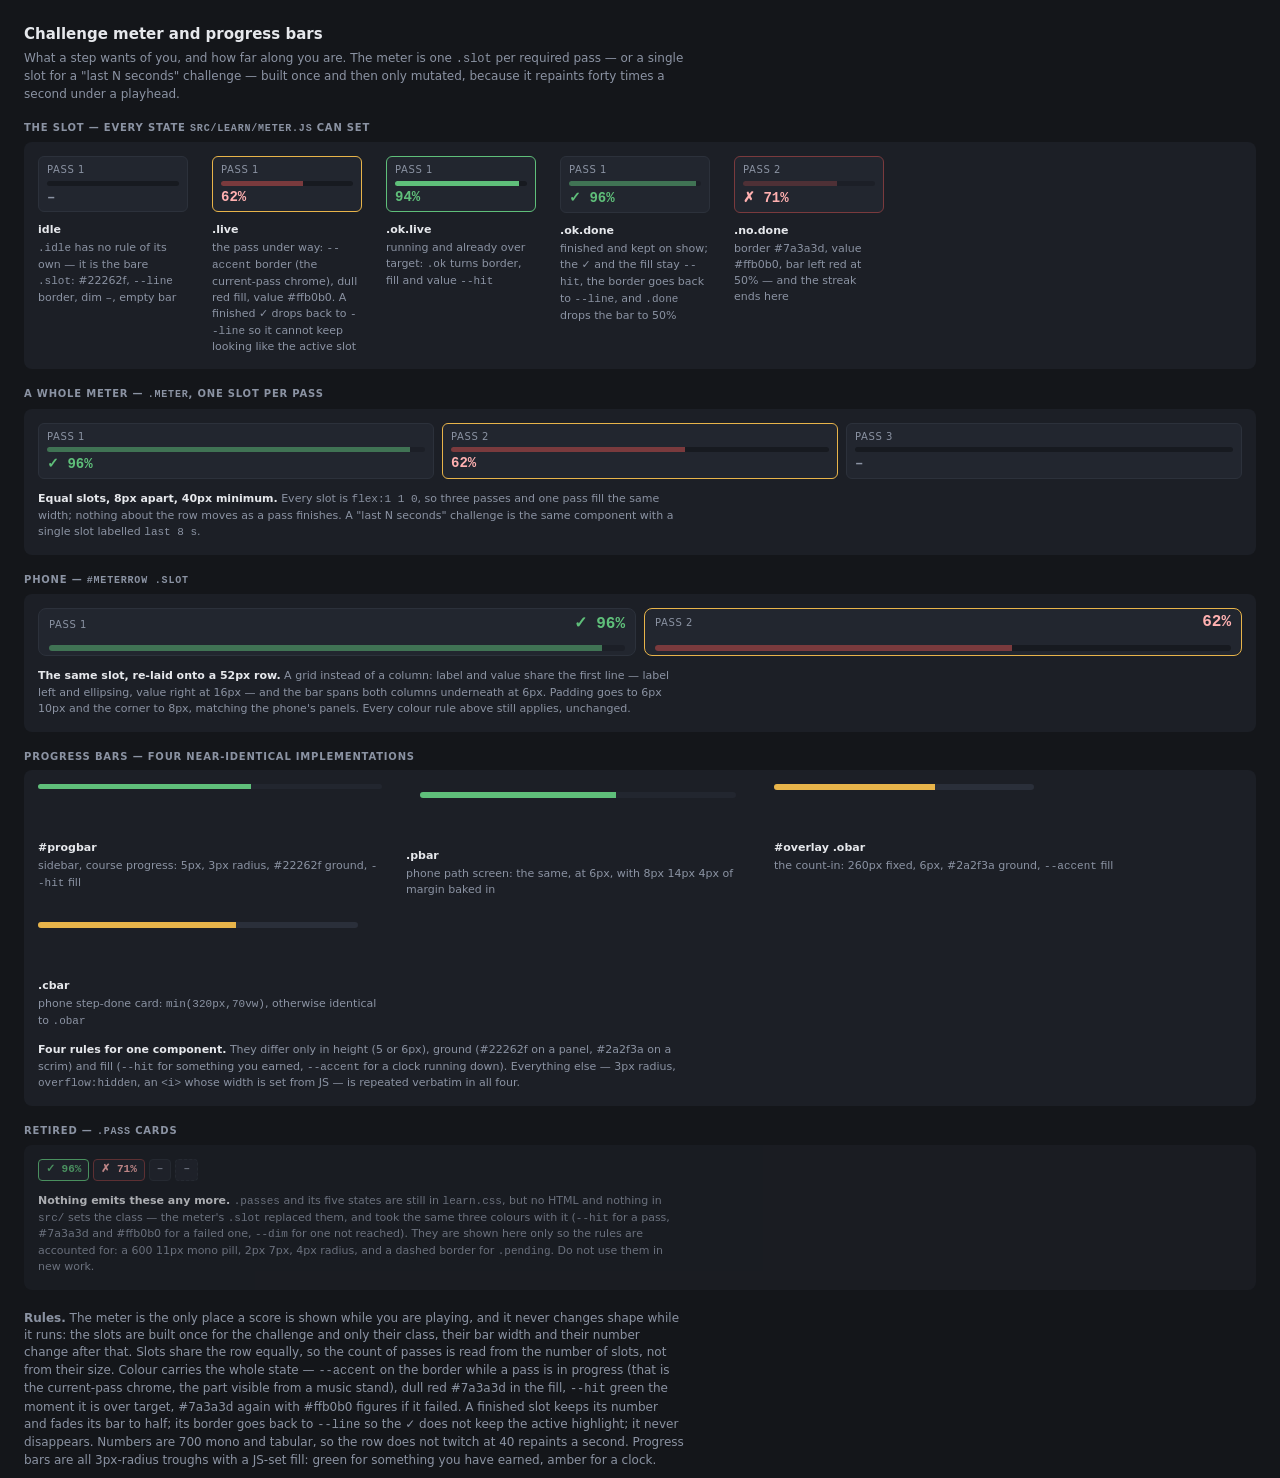
<file: design/system/bars/passes.html>
<!-- @dsCard group="Bars &amp; panels" -->
<!doctype html><html><head><meta charset="utf-8"><style>
/* app: style.css */
:root{--bg:#14161a;--pane:#1c1f26;--line:#2c313b;--fg:#e6e8ec;--dim:#8b93a3;
      --accent:#e8b44a;--play:#2f7fd0;--you:#ff2fd6;
      --mono:ui-monospace,SFMono-Regular,Menlo,monospace}
/* end app */
/* app: learn.css */
:root{
  --rh:#e8b44a; --lh:#2f7fd0; --hit:#5fbf7a; --miss:#e63d40;
}
.meter{display:flex;gap:8px;min-height:40px}
.slot{flex:1 1 0;min-width:0;display:flex;flex-direction:column;gap:3px;padding:6px 8px;border-radius:6px;
      border:1px solid var(--line);background:#22262f}
.slabel{font-size:10px;letter-spacing:.06em;text-transform:uppercase;color:var(--dim)}
.sbar{height:5px;border-radius:3px;background:#171a20;overflow:hidden}
.sbar i{display:block;height:100%;width:0;background:#7a3a3d;transition:width .15s linear}
.sval{font:700 14px var(--mono);color:var(--dim);font-variant-numeric:tabular-nums}
.slot.live{border-color:var(--accent)}
.slot.live .sval{color:#ffb0b0}
.slot.ok{border-color:var(--hit)}
.slot.ok .sbar i{background:var(--hit)}
.slot.ok .sval{color:var(--hit)}
.slot.ok.done{border-color:var(--line)}
.slot.no{border-color:#7a3a3d}
.slot.no .sval{color:#ffb0b0}
.slot.done .sbar{opacity:.5}
#progbar{height:5px;border-radius:3px;background:#22262f;overflow:hidden}
#progbar i{display:block;height:100%;width:0;background:var(--hit);transition:width .3s}
#overlay .obar{width:260px;height:6px;border-radius:3px;background:#2a2f3a;overflow:hidden}
#overlay .obar i{display:block;height:100%;width:0;background:var(--accent)}
.passes{display:flex;gap:4px;flex-wrap:wrap;min-height:22px}
.pass{font:600 11px var(--mono);padding:2px 7px;border-radius:4px;border:1px solid var(--line);
      background:#22262f;color:var(--dim)}
.pass.ok{border-color:var(--hit);color:var(--hit)}
.pass.no{border-color:#7a3a3d;color:#ffb0b0}
.pass.pending{border-style:dashed}
/* end app */
/* app: learn-m.css */
#meterrow{display:flex;gap:8px;align-items:stretch;flex:1 1 auto;min-width:0;min-height:48px}
#meterrow .meter{flex:1 1 auto;min-width:0;gap:8px;min-height:0}
/* the slot's label and its number share a line, with the bar under both -- on a
   48px row there is no height for the desktop's stack */
#meterrow .slot{display:grid;grid-template-columns:minmax(0,1fr) auto;
  grid-template-rows:1fr auto;gap:3px 8px;align-items:baseline;padding:4px 10px;border-radius:8px}
#meterrow .slot .slabel{grid-area:1/1;font-size:10px;white-space:nowrap;overflow:hidden;text-overflow:ellipsis}
#meterrow .sval{grid-area:1/2;font-size:16px;text-align:right}
#meterrow .sbar{grid-area:2/1/3/3;height:6px}
.pbar{height:6px;border-radius:3px;background:#22262f;margin:8px 14px 4px;overflow:hidden}
.pbar i{display:block;height:100%;width:0;background:var(--hit);transition:width .3s}
.cbar{width:min(320px,70vw);height:6px;border-radius:3px;background:#2a2f3a;overflow:hidden}
.cbar i{display:block;height:100%;width:0;background:var(--accent)}
/* end app */
/* preview only: the bars fill from JS (`i.style.width`), so the specimens carry the
   widths inline; and #meterrow's flex share is the phone strip's, not this card's. */
#meterrow{flex:0 0 auto;margin:0}
.retired{opacity:.72}
/* preview only: page furniture */
body{margin:0;padding:24px;background:var(--bg);color:var(--fg);font:14px/1.45 ui-sans-serif,system-ui,sans-serif}
h1{font-size:15px;font-weight:700;margin:0 0 4px}
.sub{font-size:12px;color:var(--dim);margin:0 0 18px;max-width:660px}
.lbl{font-size:10px;text-transform:uppercase;letter-spacing:.08em;font-weight:700;color:var(--dim);margin:18px 0 6px}
.stage{background:var(--pane);border-radius:8px;padding:14px}
.row{display:flex;gap:24px;flex-wrap:wrap;align-items:flex-start}
.st{width:150px}
.st.wide{width:200px}
.st.pb{width:344px}
.st .slot2{min-height:46px}
.cap{font-size:11px;color:var(--dim);margin-top:10px}
.cap b{display:block;color:var(--fg);font-weight:600;margin-bottom:2px}
.cap2{font-size:11px;color:var(--dim);margin-top:12px;max-width:640px;line-height:1.5}
.cap2 b{color:var(--fg);font-weight:600}
.rules{font-size:12px;color:var(--dim);margin:20px 0 0;max-width:660px}
</style></head><body>
<h1>Challenge meter and progress bars</h1>
<p class="sub">What a step wants of you, and how far along you are. The meter is one
<code>.slot</code> per required pass — or a single slot for a "last N seconds" challenge — built once
and then only mutated, because it repaints forty times a second under a playhead.</p>

<div class="lbl">The slot &mdash; every state <code>src/learn/meter.js</code> can set</div>
<div class="stage"><div class="row">
  <div class="st"><div class="meter"><div class="slot idle"><span class="slabel">Pass 1</span><div class="sbar"><i style="width:0%"></i></div><b class="sval">–</b></div></div>
    <div class="cap"><b>idle</b><code>.idle</code> has no rule of its own — it is the bare <code>.slot</code>: #22262f, <code>--line</code> border, dim <code>–</code>, empty bar</div></div>
  <div class="st"><div class="meter"><div class="slot live"><span class="slabel">Pass 1</span><div class="sbar"><i style="width:62%"></i></div><b class="sval">62%</b></div></div>
    <div class="cap"><b>.live</b>the pass under way: <code>--accent</code> border (the current-pass chrome), dull red fill, value #ffb0b0. A finished ✓ drops back to <code>--line</code> so it cannot keep looking like the active slot</div></div>
  <div class="st"><div class="meter"><div class="slot ok live"><span class="slabel">Pass 1</span><div class="sbar"><i style="width:94%"></i></div><b class="sval">94%</b></div></div>
    <div class="cap"><b>.ok.live</b>running and already over target: <code>.ok</code> turns border, fill and value <code>--hit</code></div></div>
  <div class="st"><div class="meter"><div class="slot ok done"><span class="slabel">Pass 1</span><div class="sbar"><i style="width:96%"></i></div><b class="sval">✓ 96%</b></div></div>
    <div class="cap"><b>.ok.done</b>finished and kept on show; the ✓ and the fill stay <code>--hit</code>, the border goes back to <code>--line</code>, and <code>.done</code> drops the bar to 50%</div></div>
  <div class="st"><div class="meter"><div class="slot no done"><span class="slabel">Pass 2</span><div class="sbar"><i style="width:71%"></i></div><b class="sval">✗ 71%</b></div></div>
    <div class="cap"><b>.no.done</b>border #7a3a3d, value #ffb0b0, bar left red at 50% — and the streak ends here</div></div>
</div></div>

<div class="lbl">A whole meter &mdash; <code>.meter</code>, one slot per pass</div>
<div class="stage">
  <div class="meter">
    <div class="slot ok done"><span class="slabel">Pass 1</span><div class="sbar"><i style="width:96%"></i></div><b class="sval">✓ 96%</b></div>
    <div class="slot live"><span class="slabel">Pass 2</span><div class="sbar"><i style="width:62%"></i></div><b class="sval">62%</b></div>
    <div class="slot idle"><span class="slabel">Pass 3</span><div class="sbar"><i style="width:0%"></i></div><b class="sval">–</b></div>
  </div>
  <div class="cap2"><b>Equal slots, 8px apart, 40px minimum.</b> Every slot is
  <code>flex:1 1 0</code>, so three passes and one pass fill the same width; nothing about the row
  moves as a pass finishes. A "last N seconds" challenge is the same component with a single slot
  labelled <code>last 8 s</code>.</div>
</div>

<div class="lbl">Phone &mdash; <code>#meterrow .slot</code></div>
<div class="stage">
  <div id="meterrow">
    <div class="meter">
      <div class="slot ok done"><span class="slabel">Pass 1</span><div class="sbar"><i style="width:96%"></i></div><b class="sval">✓ 96%</b></div>
      <div class="slot live"><span class="slabel">Pass 2</span><div class="sbar"><i style="width:62%"></i></div><b class="sval">62%</b></div>
    </div>
  </div>
  <div class="cap2"><b>The same slot, re-laid onto a 52px row.</b> A grid instead of a column: label
  and value share the first line — label left and ellipsing, value right at 16px — and the bar spans
  both columns underneath at 6px. Padding goes to 6px 10px and the corner to 8px, matching the phone's
  panels. Every colour rule above still applies, unchanged.</div>
</div>

<div class="lbl">Progress bars &mdash; four near-identical implementations</div>
<div class="stage"><div class="row">
  <div class="st pb"><div class="slot2"><div id="progbar"><i style="width:62%"></i></div></div>
    <div class="cap"><b>#progbar</b>sidebar, course progress: 5px, 3px radius, #22262f ground, <code>--hit</code> fill</div></div>
  <div class="st pb"><div class="slot2"><div class="pbar"><i style="width:62%"></i></div></div>
    <div class="cap"><b>.pbar</b>phone path screen: the same, at 6px, with 8px 14px 4px of margin baked in</div></div>
  <div class="st pb"><div class="slot2"><div id="overlay"><div class="obar"><i style="width:62%"></i></div></div></div>
    <div class="cap"><b>#overlay .obar</b>the count-in: 260px fixed, 6px, #2a2f3a ground, <code>--accent</code> fill</div></div>
  <div class="st pb"><div class="slot2"><div class="cbar"><i style="width:62%"></i></div></div>
    <div class="cap"><b>.cbar</b>phone step-done card: <code>min(320px,70vw)</code>, otherwise identical to <code>.obar</code></div></div>
</div>
  <div class="cap2"><b>Four rules for one component.</b> They differ only in height (5 or 6px), ground
  (#22262f on a panel, #2a2f3a on a scrim) and fill (<code>--hit</code> for something you earned,
  <code>--accent</code> for a clock running down). Everything else — 3px radius,
  <code>overflow:hidden</code>, an <code>&lt;i&gt;</code> whose width is set from JS — is repeated
  verbatim in all four.</div>
</div>

<div class="lbl">Retired &mdash; <code>.pass</code> cards</div>
<div class="stage retired">
  <div class="passes">
    <span class="pass ok">✓ 96%</span>
    <span class="pass no">✗ 71%</span>
    <span class="pass">–</span>
    <span class="pass pending">–</span>
  </div>
  <div class="cap2"><b>Nothing emits these any more.</b> <code>.passes</code> and its five states are
  still in <code>learn.css</code>, but no HTML and nothing in <code>src/</code> sets the class — the
  meter's <code>.slot</code> replaced them, and took the same three colours with it
  (<code>--hit</code> for a pass, #7a3a3d and #ffb0b0 for a failed one, <code>--dim</code> for one not
  reached). They are shown here only so the rules are accounted for: a 600 11px mono pill, 2px 7px,
  4px radius, and a dashed border for <code>.pending</code>. Do not use them in new work.</div>
</div>

<p class="rules"><b>Rules.</b> The meter is the only place a score is shown while you are playing, and
it never changes shape while it runs: the slots are built once for the challenge and only their
class, their bar width and their number change after that. Slots share the row equally, so the count
of passes is read from the number of slots, not from their size. Colour carries the whole state —
<code>--accent</code> on the border while a pass is in progress (that is the current-pass chrome, the
part visible from a music stand), dull red #7a3a3d in the fill,
<code>--hit</code> green the moment it is over target,
#7a3a3d again with #ffb0b0 figures if it failed. A finished slot keeps its number and fades its
bar to half; its border goes back to <code>--line</code> so the ✓ does not keep the active highlight;
it never disappears. Numbers are 700 mono and tabular, so the row does not twitch at 40 repaints a
second. Progress bars are all 3px-radius troughs with a JS-set fill: green for something you have
earned, amber for a clock.</p>
</body></html>
</file>
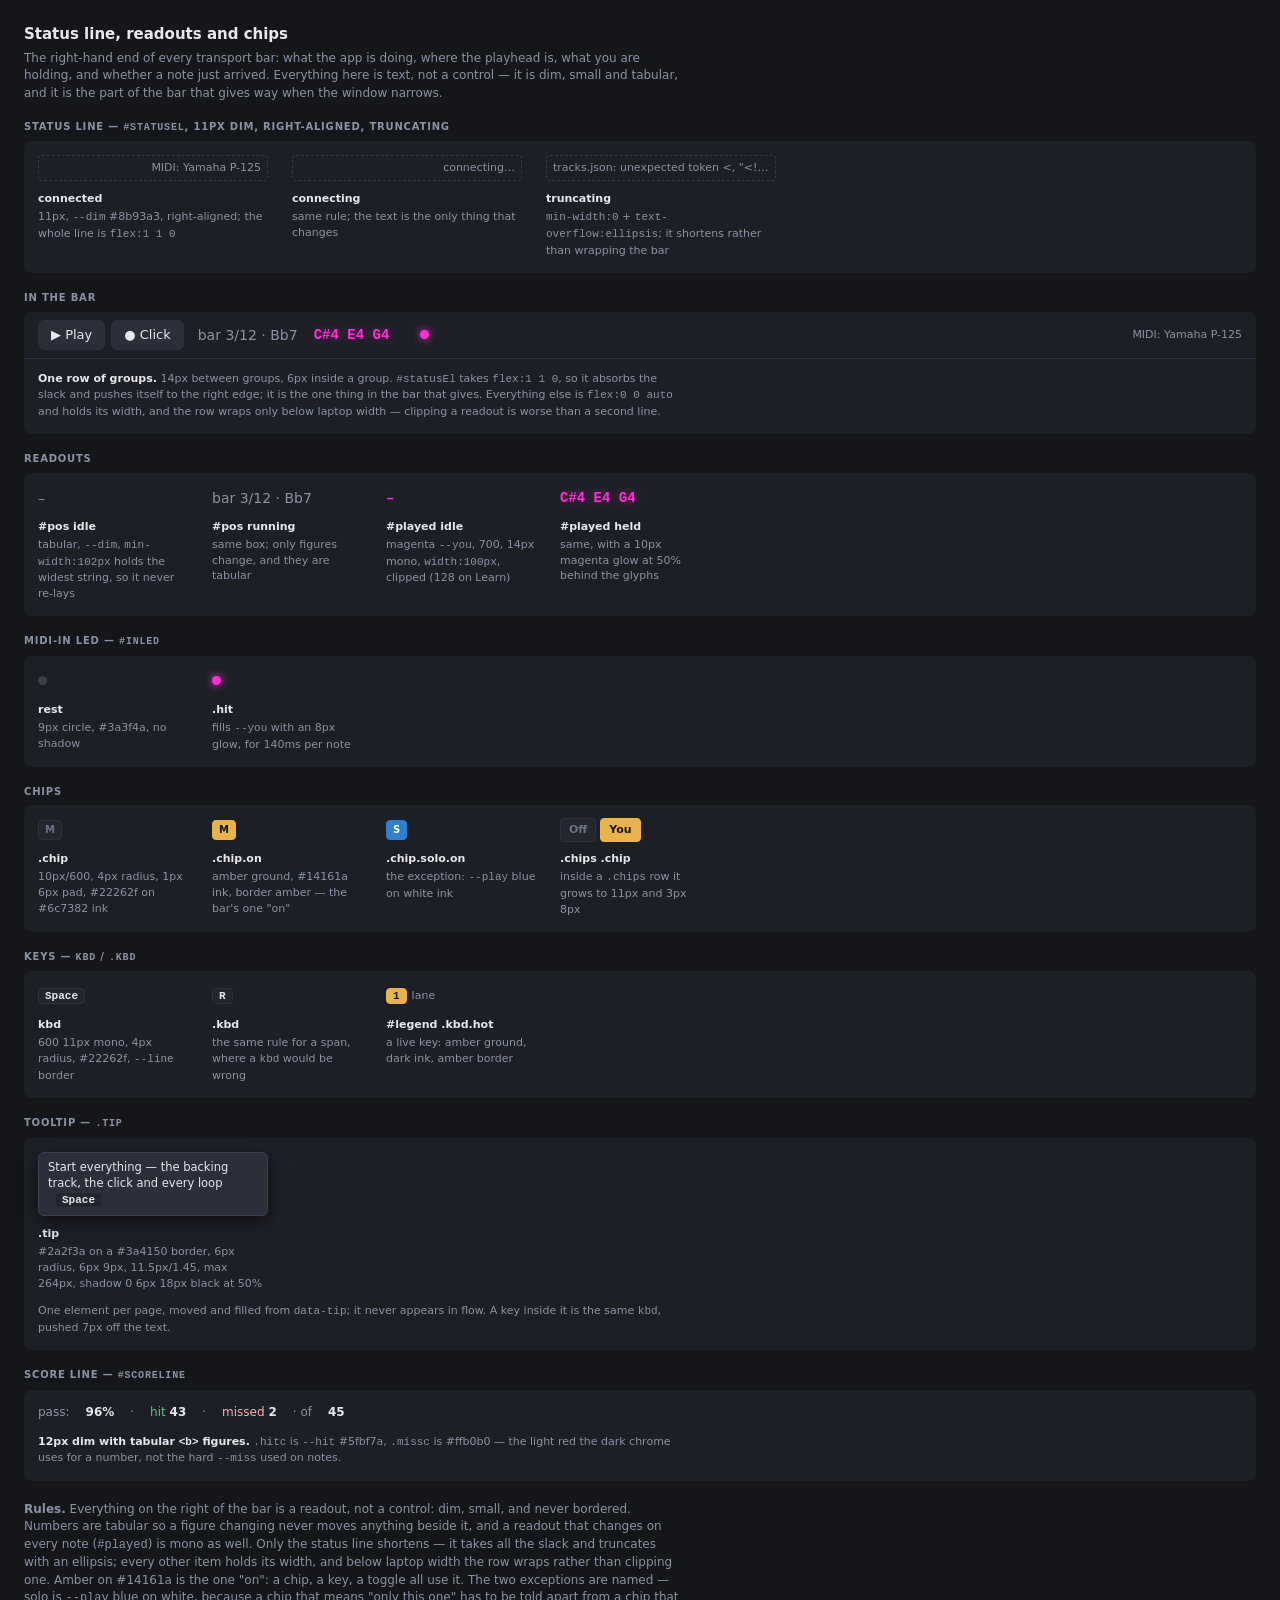
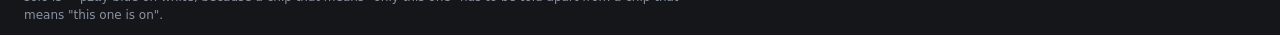
<file: design/system/bars/status.html>
<!-- @dsCard group="Bars &amp; panels" -->
<!doctype html><html><head><meta charset="utf-8"><style>
/* app: style.css */
:root{--bg:#14161a;--pane:#1c1f26;--line:#2c313b;--fg:#e6e8ec;--dim:#8b93a3;
      --accent:#e8b44a;--play:#2f7fd0;--you:#ff2fd6;
      --mono:ui-monospace,SFMono-Regular,Menlo,monospace}
/* the bar is one row of groups: 14px between groups, 6px inside one. The status line is
   the one thing that gives; below laptop width the row wraps, because clipping hid a
   readout rather than merely looking tight. */
#bar{display:flex;flex-wrap:wrap;gap:14px;align-items:center;padding:8px 14px;
     border-bottom:1px solid var(--line);flex:0 0 auto;min-width:0}
#bar .grp{display:flex;align-items:center;gap:6px;flex:0 0 auto}
#bar button,#bar .chk{white-space:nowrap;flex:0 0 auto}
button{background:#2a2f3a;color:var(--fg);border:1px solid var(--line);border-radius:6px;
       padding:6px 12px;cursor:pointer;font:13px/16px ui-sans-serif,system-ui,sans-serif}
/* measured: 101.53px, the widest string */
#pos{font-variant-numeric:tabular-nums;color:var(--dim);min-width:102px}
/* the notes you hold change on every chord: mono + tabular so the readout keeps
   its width instead of shoving the rest of the bar around -- and a fixed box, not a
   floor, because ten fingers down is not three. 100px is what the Looper's row can
   spare (it wraps at 104); heldLabel trims to three names and a count long before
   that, and Learn, which has the room, widens the box -- see learn.css */
#played{color:var(--you);font-weight:700;width:100px;flex:0 0 auto;font-size:14px;
  font-family:var(--mono);font-variant-numeric:tabular-nums;
  white-space:nowrap;overflow:hidden;text-overflow:ellipsis;
  text-shadow:0 0 10px rgba(255,47,214,.5)}
#inled{width:9px;height:9px;border-radius:50%;background:#3a3f4a;transition:background .1s}
#inled.hit{background:var(--you);box-shadow:0 0 8px var(--you)}
/* the one thing in the bar that gives: a long MIDI error truncates instead of wrapping */
#statusEl{flex:1 1 0;min-width:0;text-align:right;overflow:hidden;text-overflow:ellipsis;
  white-space:nowrap;color:var(--dim);font-size:11px}
/* end app */
/* app: looper.css */
.chip[hidden]{display:none}
.chip{border-radius:4px;padding:1px 6px;font-size:10px;font-weight:600;
      background:#22262f;color:#6c7382;border:1px solid var(--line);cursor:pointer}
.chip.on{background:var(--accent);color:#14161a;border-color:var(--accent)}
.chip.solo.on{background:var(--play);border-color:var(--play);color:#fff}
kbd,.kbd{padding:1px 6px;border:1px solid var(--line);border-radius:4px;background:#22262f;
         font:600 11px var(--mono);color:var(--fg)}
#legend{display:flex;flex-wrap:wrap;gap:5px 14px;align-items:center;font-size:11px;color:var(--dim)}
#legend span.k{display:flex;align-items:center;gap:5px}
#legend .kbd.hot{background:var(--accent);color:#14161a;border-color:var(--accent)}
.tip{position:fixed;z-index:60;pointer-events:none;max-width:264px;
     background:#2a2f3a;color:var(--fg);border:1px solid #3a4150;border-radius:6px;
     padding:6px 9px;font-size:11.5px;line-height:1.45;
     box-shadow:0 6px 18px rgba(0,0,0,.5)}
.tip[hidden]{display:none}
.tip kbd{margin-left:7px;vertical-align:1px}
[data-tip]{cursor:pointer}
/* end app */
/* app: learn.css */
.chips{display:flex;gap:4px;flex-wrap:wrap}
.chips .chip{padding:3px 8px;font-size:11px}
.chips .chip.on{background:var(--accent);color:#14161a;border-color:var(--accent)}
#scoreline{display:flex;gap:16px;align-items:center;font-size:12px;color:var(--dim);min-height:18px;flex:0 0 auto}
#scoreline b{color:var(--fg);font-variant-numeric:tabular-nums}
#scoreline .hitc{color:var(--hit)} #scoreline .missc{color:#ffb0b0}
:root{
  --rh:#e8b44a; --lh:#2f7fd0; --hit:#5fbf7a; --miss:#e63d40;
}
/* end app */
/* preview only: the tooltip is a fixed, JS-placed element and the status line only
   truncates inside a flex row; both are pinned here so a screenshot can hold them. */
.tip.is-static{position:static;display:inline-block;max-width:220px}
.st .slot{display:flex;align-items:center;height:22px}
/* preview only: the status line is right-aligned inside whatever slack is left, so the
   column it lives in has to be drawn for the alignment and the ellipsis to read */
.frame .slot{border:1px dashed #333947;border-radius:4px;padding:0 6px;height:24px}
/* preview only: page furniture */
body{margin:0;padding:24px;background:var(--bg);color:var(--fg);font:14px/1.45 ui-sans-serif,system-ui,sans-serif}
h1{font-size:15px;font-weight:700;margin:0 0 4px}
.sub{font-size:12px;color:var(--dim);margin:0 0 18px;max-width:660px}
.lbl{font-size:10px;text-transform:uppercase;letter-spacing:.08em;font-weight:700;color:var(--dim);margin:18px 0 6px}
.stage{background:var(--pane);border-radius:8px;padding:14px}
.stage.plain{padding:0;overflow:hidden}
.row{display:flex;gap:24px;flex-wrap:wrap}
.st{width:150px}
.st.wide{width:230px}
.cap{font-size:11px;color:var(--dim);margin-top:10px}
.cap b{display:block;color:var(--fg);font-weight:600;margin-bottom:2px}
.cap2{font-size:11px;color:var(--dim);margin-top:12px;max-width:640px;line-height:1.5}
.cap2 b{color:var(--fg);font-weight:600}
.rules{font-size:12px;color:var(--dim);margin:20px 0 0;max-width:660px}
</style></head><body>
<h1>Status line, readouts and chips</h1>
<p class="sub">The right-hand end of every transport bar: what the app is doing, where the playhead
is, what you are holding, and whether a note just arrived. Everything here is text, not a control —
it is dim, small and tabular, and it is the part of the bar that gives way when the window narrows.</p>

<div class="lbl">Status line &mdash; <code>#statusEl</code>, 11px dim, right-aligned, truncating</div>
<div class="stage"><div class="row">
  <div class="st wide frame"><div class="slot"><span id="statusEl">MIDI: Yamaha P-125</span></div>
    <div class="cap"><b>connected</b>11px, <code>--dim</code> #8b93a3, right-aligned; the whole line is <code>flex:1 1 0</code></div></div>
  <div class="st wide frame"><div class="slot"><span id="statusEl">connecting…</span></div>
    <div class="cap"><b>connecting</b>same rule; the text is the only thing that changes</div></div>
  <div class="st wide frame"><div class="slot"><span id="statusEl">tracks.json: unexpected token &lt;, "&lt;!doctype " is not valid JSON</span></div>
    <div class="cap"><b>truncating</b><code>min-width:0</code> + <code>text-overflow:ellipsis</code>; it shortens rather than wrapping the bar</div></div>
</div></div>

<div class="lbl">In the bar</div>
<div class="stage plain">
  <div id="bar">
    <span class="grp"><button>▶ Play</button><button>● Click</button></span>
    <span id="pos">bar 3/12 · Bb7</span>
    <span class="grp"><span id="played">C#4 E4 G4</span><span id="inled" class="hit"></span></span>
    <span id="statusEl">MIDI: Yamaha P-125</span>
  </div>
  <div class="cap2" style="padding:0 14px 14px"><b>One row of groups.</b> 14px between groups, 6px inside a group.
  <code>#statusEl</code> takes <code>flex:1 1 0</code>, so it absorbs the slack and pushes itself to the right edge;
  it is the one thing in the bar that gives. Everything else is <code>flex:0 0 auto</code> and holds its width, and
  the row wraps only below laptop width — clipping a readout is worse than a second line.</div>
</div>

<div class="lbl">Readouts</div>
<div class="stage"><div class="row">
  <div class="st"><div class="slot"><span id="pos">–</span></div>
    <div class="cap"><b>#pos idle</b>tabular, <code>--dim</code>, <code>min-width:102px</code> holds the widest string, so it never re-lays</div></div>
  <div class="st"><div class="slot"><span id="pos">bar 3/12 · Bb7</span></div>
    <div class="cap"><b>#pos running</b>same box; only figures change, and they are tabular</div></div>
  <div class="st"><div class="slot"><span id="played">–</span></div>
    <div class="cap"><b>#played idle</b>magenta <code>--you</code>, 700, 14px mono, <code>width:100px</code>, clipped (128 on Learn)</div></div>
  <div class="st"><div class="slot"><span id="played">C#4 E4 G4</span></div>
    <div class="cap"><b>#played held</b>same, with a 10px magenta glow at 50% behind the glyphs</div></div>
</div></div>

<div class="lbl">MIDI-in LED &mdash; <code>#inled</code></div>
<div class="stage"><div class="row">
  <div class="st"><div class="slot"><span id="inled"></span></div>
    <div class="cap"><b>rest</b>9px circle, #3a3f4a, no shadow</div></div>
  <div class="st"><div class="slot"><span id="inled" class="hit"></span></div>
    <div class="cap"><b>.hit</b>fills <code>--you</code> with an 8px glow, for 140ms per note</div></div>
</div></div>

<div class="lbl">Chips</div>
<div class="stage"><div class="row">
  <div class="st"><div class="slot"><button class="chip">M</button></div>
    <div class="cap"><b>.chip</b>10px/600, 4px radius, 1px 6px pad, #22262f on #6c7382 ink</div></div>
  <div class="st"><div class="slot"><button class="chip on">M</button></div>
    <div class="cap"><b>.chip.on</b>amber ground, #14161a ink, border amber — the bar's one "on"</div></div>
  <div class="st"><div class="slot"><button class="chip solo on">S</button></div>
    <div class="cap"><b>.chip.solo.on</b>the exception: <code>--play</code> blue on white ink</div></div>
  <div class="st"><div class="slot"><span class="chips"><button class="chip">Off</button><button class="chip on">You</button></span></div>
    <div class="cap"><b>.chips .chip</b>inside a <code>.chips</code> row it grows to 11px and 3px 8px</div></div>
</div></div>

<div class="lbl">Keys &mdash; <code>kbd</code> / <code>.kbd</code></div>
<div class="stage"><div class="row">
  <div class="st"><div class="slot"><kbd>Space</kbd></div>
    <div class="cap"><b>kbd</b>600 11px mono, 4px radius, #22262f, <code>--line</code> border</div></div>
  <div class="st"><div class="slot"><span class="kbd">R</span></div>
    <div class="cap"><b>.kbd</b>the same rule for a span, where a <code>kbd</code> would be wrong</div></div>
  <div class="st"><div class="slot"><span id="legend"><span class="k"><span class="kbd hot">1</span> lane</span></span></div>
    <div class="cap"><b>#legend .kbd.hot</b>a live key: amber ground, dark ink, amber border</div></div>
</div></div>

<div class="lbl">Tooltip &mdash; <code>.tip</code></div>
<div class="stage"><div class="row">
  <div class="st wide"><div class="slot" style="height:auto"><span class="tip is-static">Start everything — the backing track, the click and every loop <kbd>Space</kbd></span></div>
    <div class="cap"><b>.tip</b>#2a2f3a on a #3a4150 border, 6px radius, 6px 9px, 11.5px/1.45, max 264px, shadow 0 6px 18px black at 50%</div></div>
</div>
  <div class="cap2">One element per page, moved and filled from <code>data-tip</code>; it never appears
  in flow. A key inside it is the same <code>kbd</code>, pushed 7px off the text.</div>
</div>

<div class="lbl">Score line &mdash; <code>#scoreline</code></div>
<div class="stage">
  <div id="scoreline">pass: <b>96%</b> · <span class="hitc">hit <b>43</b></span> · <span class="missc">missed <b>2</b></span> · of <b>45</b></div>
  <div class="cap2"><b>12px dim with tabular <code>&lt;b&gt;</code> figures.</b> <code>.hitc</code> is <code>--hit</code> #5fbf7a,
  <code>.missc</code> is #ffb0b0 — the light red the dark chrome uses for a number, not the hard <code>--miss</code> used on notes.</div>
</div>

<p class="rules"><b>Rules.</b> Everything on the right of the bar is a readout, not a control: dim,
small, and never bordered. Numbers are tabular so a figure changing never moves anything beside it,
and a readout that changes on every note (<code>#played</code>) is mono as well. Only the status line shortens — it takes all the slack and truncates with an ellipsis; every
other item holds its width, and below laptop width the row wraps rather than clipping one. Amber on #14161a is the one "on": a chip, a key, a toggle all use it. The two exceptions
are named — solo is <code>--play</code> blue on white, because a chip that means "only this one" has
to be told apart from a chip that means "this one is on".</p>
</body></html>
</file>
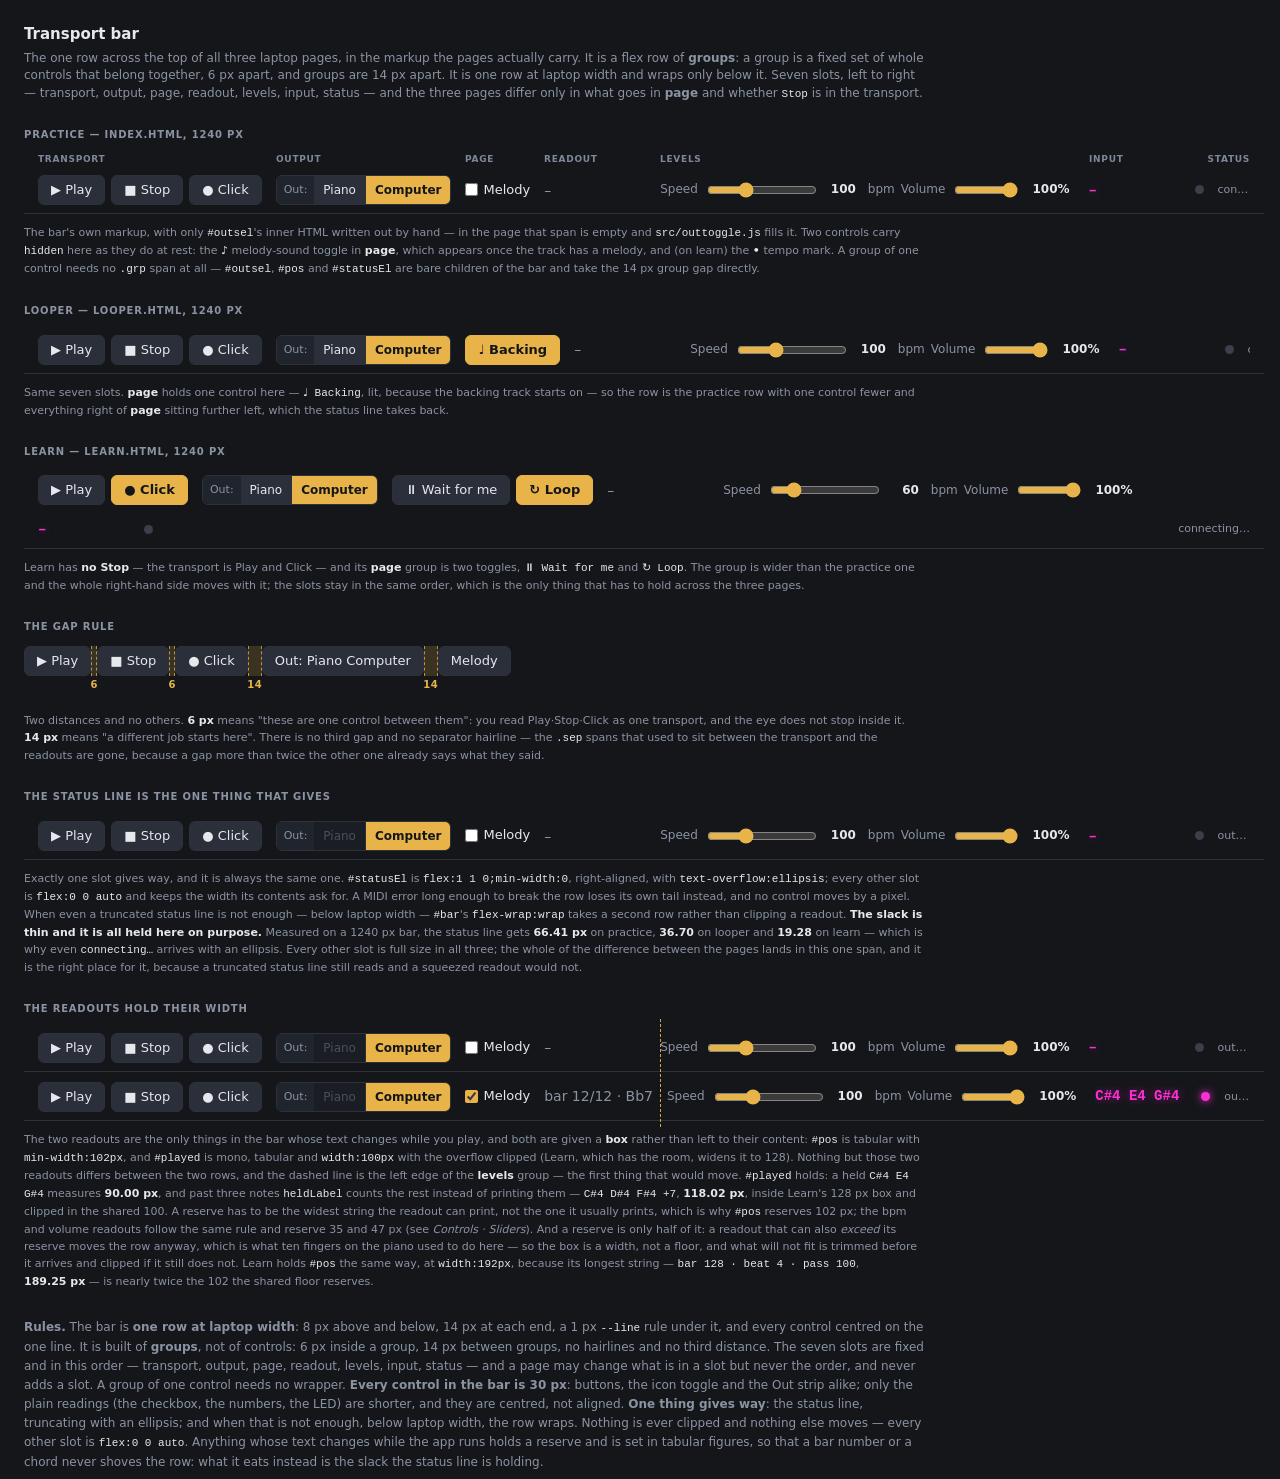
<file: design/system/bars/transport-bar.html>
<!-- @dsCard group="Bars &amp; panels" -->
<!doctype html><html><head><meta charset="utf-8"><style>
/* app: style.css */
:root{--bg:#14161a;--pane:#1c1f26;--line:#2c313b;--fg:#e6e8ec;--dim:#8b93a3;
      --accent:#e8b44a;--play:#2f7fd0;--you:#ff2fd6;
      --mono:ui-monospace,SFMono-Regular,Menlo,monospace}
*{box-sizing:border-box}
/* the bar is one row of groups: 14px between groups, 6px inside one. The status line is
   the one thing that gives; below laptop width the row wraps, because clipping hid a
   readout rather than merely looking tight. */
#bar{display:flex;flex-wrap:wrap;gap:14px;align-items:center;padding:8px 14px;
     border-bottom:1px solid var(--line);flex:0 0 auto;min-width:0}
#bar .grp{display:flex;align-items:center;gap:6px;flex:0 0 auto}
#bar button,#bar .chk{white-space:nowrap;flex:0 0 auto}
/* the page font with a fixed line box, so every button is 30px tall: buttons used to
   be in the UA font at line-height:normal, which measured the glyph (▶ Play 30, ● Click 29) */
button{background:#2a2f3a;color:var(--fg);border:1px solid var(--line);border-radius:6px;
       padding:6px 12px;cursor:pointer;font:13px/16px ui-sans-serif,system-ui,sans-serif}
button:hover{background:#333947}
button:disabled{opacity:.45;cursor:default}
.tgl.on{background:var(--accent);border-color:var(--accent);color:#14161a;font-weight:600}
/* a one-glyph toggle (the melody's speaker): a square, so it takes no more room than a note */
.tgl.icon{padding:6px 9px;font-size:15px;line-height:16px}
.chk{display:flex;align-items:center;gap:5px;cursor:pointer;font-size:13px;white-space:nowrap}
.chk input{accent-color:var(--accent);cursor:pointer;margin:0}
.seg{display:inline-flex;align-items:stretch;border:1px solid var(--line);border-radius:6px;
     overflow:hidden;flex:0 0 auto}
.seg>b{display:flex;align-items:center;padding:0 7px;background:#20242c;color:var(--dim);
       font-size:11px;font-weight:500;white-space:nowrap}
/* 16px line + 6+6 padding + the strip's own 2px border = the 30px every button is */
.seg>button{border:0;border-radius:0;padding:6px 9px;font-size:12px;line-height:16px;white-space:nowrap}
.seg>button+button{border-left:1px solid var(--line)}
.seg>button.on{background:var(--accent);color:#14161a;font-weight:600}
.seg>button:disabled{color:var(--dim);background:#23272f;cursor:not-allowed}
/* measured: 101.53px, the widest string */
#pos{font-variant-numeric:tabular-nums;color:var(--dim);min-width:102px}
/* the two sliders in the transport: tempo, and how loud the backing plays */
#speed,#vol{display:flex;align-items:center;gap:7px;color:var(--dim);font-size:12px;
  white-space:nowrap}
#speed input,#vol input{width:110px;accent-color:var(--accent)}
#vol input{width:64px}
/* measured: the old reserves were one digit short, so the row shifted at 200 bpm and 100% */
#speed b,#vol b{color:var(--fg);font-variant-numeric:tabular-nums;min-width:35px;text-align:right;
  cursor:text;border-radius:4px;padding:1px 4px;border:1px solid transparent}
#vol b{cursor:default;min-width:47px;text-align:right}
/* the notes you hold change on every chord: mono + tabular so the readout keeps
   its width instead of shoving the rest of the bar around -- and a fixed box, not a
   floor, because ten fingers down is not three. 100px is what the Looper's row can
   spare (it wraps at 104); heldLabel trims to three names and a count long before
   that, and Learn, which has the room, widens the box -- see learn.css */
#played{color:var(--you);font-weight:700;width:100px;flex:0 0 auto;font-size:14px;
  font-family:var(--mono);font-variant-numeric:tabular-nums;
  white-space:nowrap;overflow:hidden;text-overflow:ellipsis;
  text-shadow:0 0 10px rgba(255,47,214,.5)}
#inled{width:9px;height:9px;border-radius:50%;background:#3a3f4a;transition:background .1s}
#inled.hit{background:var(--you);box-shadow:0 0 8px var(--you)}
/* the one thing in the bar that gives: a long MIDI error truncates instead of wrapping */
#statusEl{flex:1 1 0;min-width:0;text-align:right;overflow:hidden;text-overflow:ellipsis;
  white-space:nowrap;color:var(--dim);font-size:11px}
/* end app */
/* preview only: page furniture. The bars below are the pages' own markup, so each one
   carries id="bar" -- an id selector matches every element that has it. */
body{margin:0;padding:24px;background:var(--bg);color:var(--fg);font:14px/1.45 ui-sans-serif,system-ui,sans-serif}
h1{font-size:15px;font-weight:700;margin:0 0 4px}
.sub{font-size:12px;color:var(--dim);margin:0 0 20px;max-width:900px}
.lbl{font-size:10px;text-transform:uppercase;letter-spacing:.08em;font-weight:700;color:var(--dim);margin:26px 0 8px}
.cap2{font-size:11px;color:var(--dim);margin-top:10px;max-width:900px;line-height:1.55}
.cap2 b{color:var(--fg);font-weight:600}
.rules{font-size:12px;color:var(--dim);margin:28px 0 0;max-width:900px;line-height:1.6}
code{font-family:var(--mono);font-size:11px;color:var(--fg)}
/* preview only: a 1240px stand-in for the window the bar really gets -- a 1440px screen
   less the 200px sidebar. The plate is the page ground the bar sits on. */
.barwrap{width:1240px;position:relative;background:var(--bg)}
.tagged-wrap{padding-top:16px}
.taglayer{position:absolute;left:0;right:0;top:0;height:13px}
.tag{position:absolute;bottom:0;white-space:nowrap;font:700 9px/1 ui-sans-serif,system-ui,sans-serif;
     letter-spacing:.08em;text-transform:uppercase;color:#7f889a}
/* preview only: the gap rule, drawn to scale beside the real controls */
.rulerwrap{padding:4px 0 26px}
.ruler{display:flex;align-items:center;height:30px}
.ruler .blk{height:30px;display:flex;align-items:center;padding:0 12px;font-size:13px;color:var(--fg);
            background:#2a2f3a;border:1px solid var(--line);border-radius:6px}
.ruler .g{position:relative;flex:0 0 auto;height:30px;background:rgba(232,180,74,.18);
          border-left:1px dashed rgba(232,180,74,.75);border-right:1px dashed rgba(232,180,74,.75)}
.ruler .g6{width:6px}
.ruler .g14{width:14px}
.ruler .g i{position:absolute;top:34px;left:50%;transform:translateX(-50%);font-style:normal;
            font:700 10px/1 ui-sans-serif,system-ui,sans-serif;letter-spacing:.06em;color:var(--accent)}
/* preview only: one dashed line dropped through a pair of bars, at the left edge of the
   status line, so a readout that grew would show as the line moving off it. */
.guided{position:relative;width:1240px}
.vguide{position:absolute;top:-6px;bottom:-6px;width:0;z-index:3;
        border-left:1px dashed rgba(232,180,74,.9)}
.stack .barwrap+.barwrap{margin-top:2px}
</style>
<script>
// preview only: the group names, written in the air over the first bar. They are placed
// from the real geometry rather than guessed, so the card cannot drift from the layout.
addEventListener('DOMContentLoaded', () => {
  const names = ['transport', 'output', 'page', 'readout', 'levels', 'input', 'status'];
  const bar = document.querySelector('#bar.tagged'), layer = document.querySelector('.taglayer');
  [...bar.children].forEach((el, i) => {
    const t = document.createElement('i');
    t.className = 'tag'; t.textContent = names[i] || '';
    if (i === names.length - 1) t.style.right = (bar.offsetWidth - el.offsetLeft - el.offsetWidth) + 'px';
    else t.style.left = el.offsetLeft + 'px';
    layer.appendChild(t);
  });
  // the guide falls on the left edge of the levels group -- the first thing that would
  // move if the readout to its left did not hold a reserve.
  for (const g of document.querySelectorAll('.guided')) {
    const levels = g.querySelector('#speed').closest('.grp');
    g.querySelector('.vguide').style.left = levels.offsetLeft + 'px';
  }
});
</script>
</head><body>
<h1>Transport bar</h1>
<p class="sub">The one row across the top of all three laptop pages, in the markup the pages
actually carry. It is a flex row of <b>groups</b>: a group is a fixed set of whole controls that
belong together, 6&nbsp;px apart, and groups are 14&nbsp;px apart. It is one row at laptop width and
wraps only below it. Seven slots, left to right &mdash; transport, output, page, readout, levels,
input, status &mdash; and the three pages differ only in what goes in <b>page</b> and whether
<code>Stop</code> is in the transport.</p>

<div class="lbl">Practice &mdash; index.html, 1240 px</div>
<div class="barwrap tagged-wrap">
  <div class="taglayer"></div>
  <div id="bar" class="tagged">
    <span class="grp">
      <button id="play">▶ Play</button>
      <button id="stop">■ Stop</button>
      <button id="metroBtn" class="tgl">● Click</button>
    </span>
    <span id="outsel" class="seg"><b>Out:</b><button data-out="midi">Piano</button><button data-out="audio" class="on">Computer</button></span>
    <span class="grp">
      <label id="melLabel" class="chk"><input type="checkbox" id="melody"> Melody</label>
      <button id="melSoundBtn" class="tgl icon" hidden title="melody sound: play the written melody out loud (only while Melody is shown)">♪</button>
    </span>
    <span id="pos">–</span>
    <span class="grp">
      <span id="speed">Speed
        <input type="range" id="tempo" min="50" max="200" step="1" value="100">
        <b id="bpmv" contenteditable="plaintext-only" inputmode="numeric"
           title="click to type a tempo">100</b> bpm</span>
      <span id="vol">Volume
        <input type="range" id="volume" min="0" max="100" step="1" value="100"
               title="how loud the app plays, against your own playing">
        <b id="volumev">100%</b></span>
    </span>
    <span class="grp">
      <span id="played">–</span><span id="inled" title="MIDI in"></span>
    </span>
    <span id="statusEl">connecting…</span>
  </div>
</div>
<div class="cap2">The bar's own markup, with only <code>#outsel</code>'s inner HTML written out by hand
&mdash; in the page that span is empty and <code>src/outtoggle.js</code> fills it. Two controls carry
<code>hidden</code> here as they do at rest: the <b>♪</b> melody-sound toggle in <b>page</b>, which
appears once the track has a melody, and (on learn) the <b>•</b> tempo mark. A group of one control
needs no <code>.grp</code> span at all &mdash; <code>#outsel</code>, <code>#pos</code> and
<code>#statusEl</code> are bare children of the bar and take the 14&nbsp;px group gap directly.</div>

<div class="lbl">Looper &mdash; looper.html, 1240 px</div>
<div class="barwrap">
  <div id="bar">
    <span class="grp">
      <button id="play" data-key="Space"
              data-tip="Start everything — the backing track, the click and every loop">▶ Play</button>
      <button id="stop"
              data-tip="Stop, and close any take that is still running rather than losing it">■ Stop</button>
      <button id="metroBtn" class="tgl"
              data-tip="A click on every beat. It is browser audio, so it never reaches the piano.">● Click</button>
    </span>
    <span id="outsel" class="seg"><b>Out:</b><button data-out="midi">Piano</button><button data-out="audio" class="on">Computer</button></span>
    <span class="grp">
      <button id="backBtn" class="tgl on"
              data-tip="Silence the backing track and loop against nothing">♩ Backing</button>
    </span>
    <span id="pos" data-tip="Where the playhead is in the form">–</span>
    <span class="grp">
      <span id="speed">Speed
        <input type="range" id="tempo" min="50" max="200" step="1" value="100"
               data-tip="Tempo. The playhead stays where it is across the change.">
        <b id="bpmv" contenteditable="plaintext-only" inputmode="numeric"
           data-tip="Click to type a tempo">100</b> bpm</span>
      <span id="vol">Volume
        <input type="range" id="volume" min="0" max="100" step="1" value="100"
               data-tip="How loud the app plays, against your own playing">
        <b id="volumev">100%</b></span>
    </span>
    <span class="grp">
      <span id="played" data-tip="What you are holding down right now">–</span><span id="inled" data-tip="Flashes when a note arrives from the piano"></span>
    </span>
    <span id="statusEl">connecting…</span>
  </div>
</div>
<div class="cap2">Same seven slots. <b>page</b> holds one control here &mdash; <code>♩ Backing</code>,
lit, because the backing track starts on &mdash; so the row is the practice row with one control fewer
and everything right of <b>page</b> sitting further left, which the status line takes back.</div>

<div class="lbl">Learn &mdash; learn.html, 1240 px</div>
<div class="barwrap">
  <div id="bar">
    <span class="grp">
      <button id="play" class="tgl" data-key="Space" data-tip="Start the loop. One bar of click counts you in.">▶ Play</button>
      <button id="metroBtn" class="tgl on" data-key="M"
              data-tip="The click, on every beat. Browser audio, so it never reaches the piano.">● Click</button>
    </span>
    <span id="outsel" class="seg"><b>Out:</b><button data-out="midi">Piano</button><button data-out="audio" class="on">Computer</button></span>
    <span class="grp">
      <button id="waitBtn" class="tgl" data-key="W"
              data-tip="Wait mode: no clock. The song only moves on once you have played the notes it is waiting on.">⏸ Wait for me</button>
      <button id="loopBtn" class="tgl on" data-key="L"
              data-tip="Loop the bars endlessly, or play them once and stop">↻ Loop</button>
    </span>
    <span id="pos" data-tip="Where you are in the loop">–</span>
    <span class="grp">
      <span id="speed">Speed
        <input type="range" id="tempo" min="30" max="200" step="1" value="60"
               data-tip="Tempo. The playhead stays where it is across the change.">
        <b id="bpmv" contenteditable="plaintext-only" inputmode="numeric"
           data-tip="Click to type a tempo">60</b> bpm<button id="tempoMark" class="tmark" hidden
           data-tip="your tempo · click to reset">•</button></span>
      <span id="vol">Volume
        <input type="range" id="volume" min="0" max="100" step="1" value="100"
               data-tip="How loud the app plays, against your own playing">
        <b id="volumev">100%</b></span>
    </span>
    <span class="grp">
      <span id="played" data-tip="What you are holding down right now">–</span><span id="inled" data-tip="Flashes when a note arrives from the piano"></span>
    </span>
    <span id="statusEl">connecting…</span>
  </div>
</div>
<div class="cap2">Learn has <b>no Stop</b> &mdash; the transport is Play and Click &mdash; and its
<b>page</b> group is two toggles, <code>⏸ Wait for me</code> and <code>↻ Loop</code>. The group is
wider than the practice one and the whole right-hand side moves with it; the slots stay in the same
order, which is the only thing that has to hold across the three pages.</div>

<div class="lbl">The gap rule</div>
<div class="rulerwrap">
  <div class="ruler">
    <span class="blk">▶ Play</span><span class="g g6"><i>6</i></span>
    <span class="blk">■ Stop</span><span class="g g6"><i>6</i></span>
    <span class="blk">● Click</span><span class="g g14"><i>14</i></span>
    <span class="blk">Out:&nbsp;Piano&nbsp;Computer</span><span class="g g14"><i>14</i></span>
    <span class="blk">Melody</span>
  </div>
</div>
<div class="cap2">Two distances and no others. <b>6&nbsp;px</b> means "these are one control between
them": you read Play·Stop·Click as one transport, and the eye does not stop inside it.
<b>14&nbsp;px</b> means "a different job starts here". There is no third gap and no separator hairline
&mdash; the <code>.sep</code> spans that used to sit between the transport and the readouts are gone,
because a gap more than twice the other one already says what they said.</div>

<div class="lbl">The status line is the one thing that gives</div>
<div class="barwrap">
    <div id="bar">
      <span class="grp">
        <button id="play">▶ Play</button>
        <button id="stop">■ Stop</button>
        <button id="metroBtn" class="tgl">● Click</button>
      </span>
      <span id="outsel" class="seg"><b>Out:</b><button disabled>Piano</button><button class="on">Computer</button></span>
      <span class="grp">
        <label class="chk"><input type="checkbox"> Melody</label>
      </span>
      <span id="pos">–</span>
      <span class="grp">
        <span id="speed">Speed
          <input type="range" min="50" max="200" step="1" value="100">
          <b contenteditable="plaintext-only" inputmode="numeric">100</b> bpm</span>
        <span id="vol">Volume
          <input type="range" min="0" max="100" step="1" value="100">
          <b>100%</b></span>
      </span>
      <span class="grp">
        <span id="played">–</span><span id="inled"></span>
      </span>
      <span id="statusEl">out: computer audio · MIDI blocked: Permission to use Web MIDI API was not granted by the user.</span>
    </div>
</div>
<div class="cap2">Exactly one slot gives way, and it is always the same one.
<code>#statusEl</code> is <code>flex:1 1 0;min-width:0</code>, right-aligned, with
<code>text-overflow:ellipsis</code>; every other slot is <code>flex:0 0 auto</code> and keeps the width
its contents ask for. A MIDI error long enough to break the row loses its own tail instead, and no
control moves by a pixel. When even a truncated status line is not enough &mdash; below laptop width
&mdash; <code>#bar</code>'s <code>flex-wrap:wrap</code> takes a second row rather than clipping a
readout. <b>The slack is thin and it is all held here on purpose.</b> Measured on a 1240&nbsp;px bar,
the status line gets <b>66.41&nbsp;px</b> on practice, <b>36.70</b> on looper and <b>19.28</b> on
learn &mdash; which is why even <code>connecting…</code> arrives with an ellipsis. Every other slot is
full size in all three; the whole of the difference between the pages lands in this one span, and it
is the right place for it, because a truncated status line still reads and a squeezed readout would
not.</div>

<div class="lbl">The readouts hold their width</div>
<div class="guided stack">
  <i class="vguide"></i>
  <div class="barwrap">
    <div id="bar">
      <span class="grp">
        <button id="play">▶ Play</button>
        <button id="stop">■ Stop</button>
        <button id="metroBtn" class="tgl">● Click</button>
      </span>
      <span id="outsel" class="seg"><b>Out:</b><button disabled>Piano</button><button class="on">Computer</button></span>
      <span class="grp">
        <label class="chk"><input type="checkbox"> Melody</label>
      </span>
      <span id="pos">–</span>
      <span class="grp">
        <span id="speed">Speed
          <input type="range" min="50" max="200" step="1" value="100">
          <b contenteditable="plaintext-only" inputmode="numeric">100</b> bpm</span>
        <span id="vol">Volume
          <input type="range" min="0" max="100" step="1" value="100">
          <b>100%</b></span>
      </span>
      <span class="grp">
        <span id="played">–</span><span id="inled"></span>
      </span>
      <span id="statusEl">out: computer audio</span>
    </div>
  </div>
  <div class="barwrap">
    <div id="bar">
      <span class="grp">
        <button id="play">▶ Play</button>
        <button id="stop">■ Stop</button>
        <button id="metroBtn" class="tgl">● Click</button>
      </span>
      <span id="outsel" class="seg"><b>Out:</b><button disabled>Piano</button><button class="on">Computer</button></span>
      <span class="grp">
        <label class="chk"><input type="checkbox" checked> Melody</label>
      </span>
      <span id="pos">bar 12/12 · Bb7</span>
      <span class="grp">
        <span id="speed">Speed
          <input type="range" min="50" max="200" step="1" value="100">
          <b contenteditable="plaintext-only" inputmode="numeric">100</b> bpm</span>
        <span id="vol">Volume
          <input type="range" min="0" max="100" step="1" value="100">
          <b>100%</b></span>
      </span>
      <span class="grp">
        <span id="played">C#4 E4 G#4</span><span id="inled" class="hit"></span>
      </span>
      <span id="statusEl">out: computer audio</span>
    </div>
  </div>
</div>
<div class="cap2">The two readouts are the only things in the bar whose text changes while you play,
and both are given a <b>box</b> rather than left to their content: <code>#pos</code> is tabular with
<code>min-width:102px</code>, and <code>#played</code> is mono, tabular and
<code>width:100px</code> with the overflow clipped (Learn, which has the room, widens it to 128). Nothing but those two readouts differs between
the two rows, and the dashed line is the left edge of the <b>levels</b> group &mdash; the first thing
that would move. <code>#played</code> holds: a held <code>C#4 E4 G#4</code> measures
<b>90.00&nbsp;px</b>, and past three notes <code>heldLabel</code> counts the rest instead of printing
them &mdash; <code>C#4 D#4 F#4 +7</code>, <b>118.02&nbsp;px</b>, inside Learn's 128&nbsp;px box and clipped in the shared 100.
A reserve has to be the widest string the readout can print, not the one it usually prints, which is
why <code>#pos</code> reserves 102&nbsp;px; the bpm and volume readouts follow the same rule and
reserve 35 and 47&nbsp;px (see <i>Controls &middot; Sliders</i>). And a reserve is only half of it: a
readout that can also <i>exceed</i> its reserve moves the row anyway, which is what ten fingers on the
piano used to do here &mdash; so the box is a width, not a floor, and what will not fit is trimmed
before it arrives and clipped if it still does not. Learn holds <code>#pos</code> the same way, at
<code>width:192px</code>, because its longest string &mdash; <code>bar 128 · beat 4 · pass 100</code>,
<b>189.25&nbsp;px</b> &mdash; is nearly twice the 102 the shared floor reserves.</div>

<p class="rules"><b>Rules.</b> The bar is <b>one row at laptop width</b>: 8&nbsp;px above and below,
14&nbsp;px at each end, a 1&nbsp;px <code>--line</code> rule under it, and every control centred on the
one line. It is built of <b>groups</b>, not of controls: 6&nbsp;px inside a group, 14&nbsp;px between
groups, no hairlines and no third distance. The seven slots are fixed and in this order &mdash;
transport, output, page, readout, levels, input, status &mdash; and a page may change what is in a
slot but never the order, and never adds a slot. A group of one control needs no wrapper. <b>Every
control in the bar is 30&nbsp;px</b>: buttons, the icon toggle and the Out strip alike; only the plain
readings (the checkbox, the numbers, the LED) are shorter, and they are centred, not aligned.
<b>One thing gives way</b>: the status line, truncating with an ellipsis; and when that is not enough,
below laptop width, the row wraps. Nothing is ever clipped and nothing else moves &mdash; every other
slot is <code>flex:0 0 auto</code>. Anything whose
text changes while the app runs holds a reserve and is set in tabular figures, so that a bar number or
a chord never shoves the row: what it eats instead is the slack the status line is holding.</p>
</body></html>
</file>
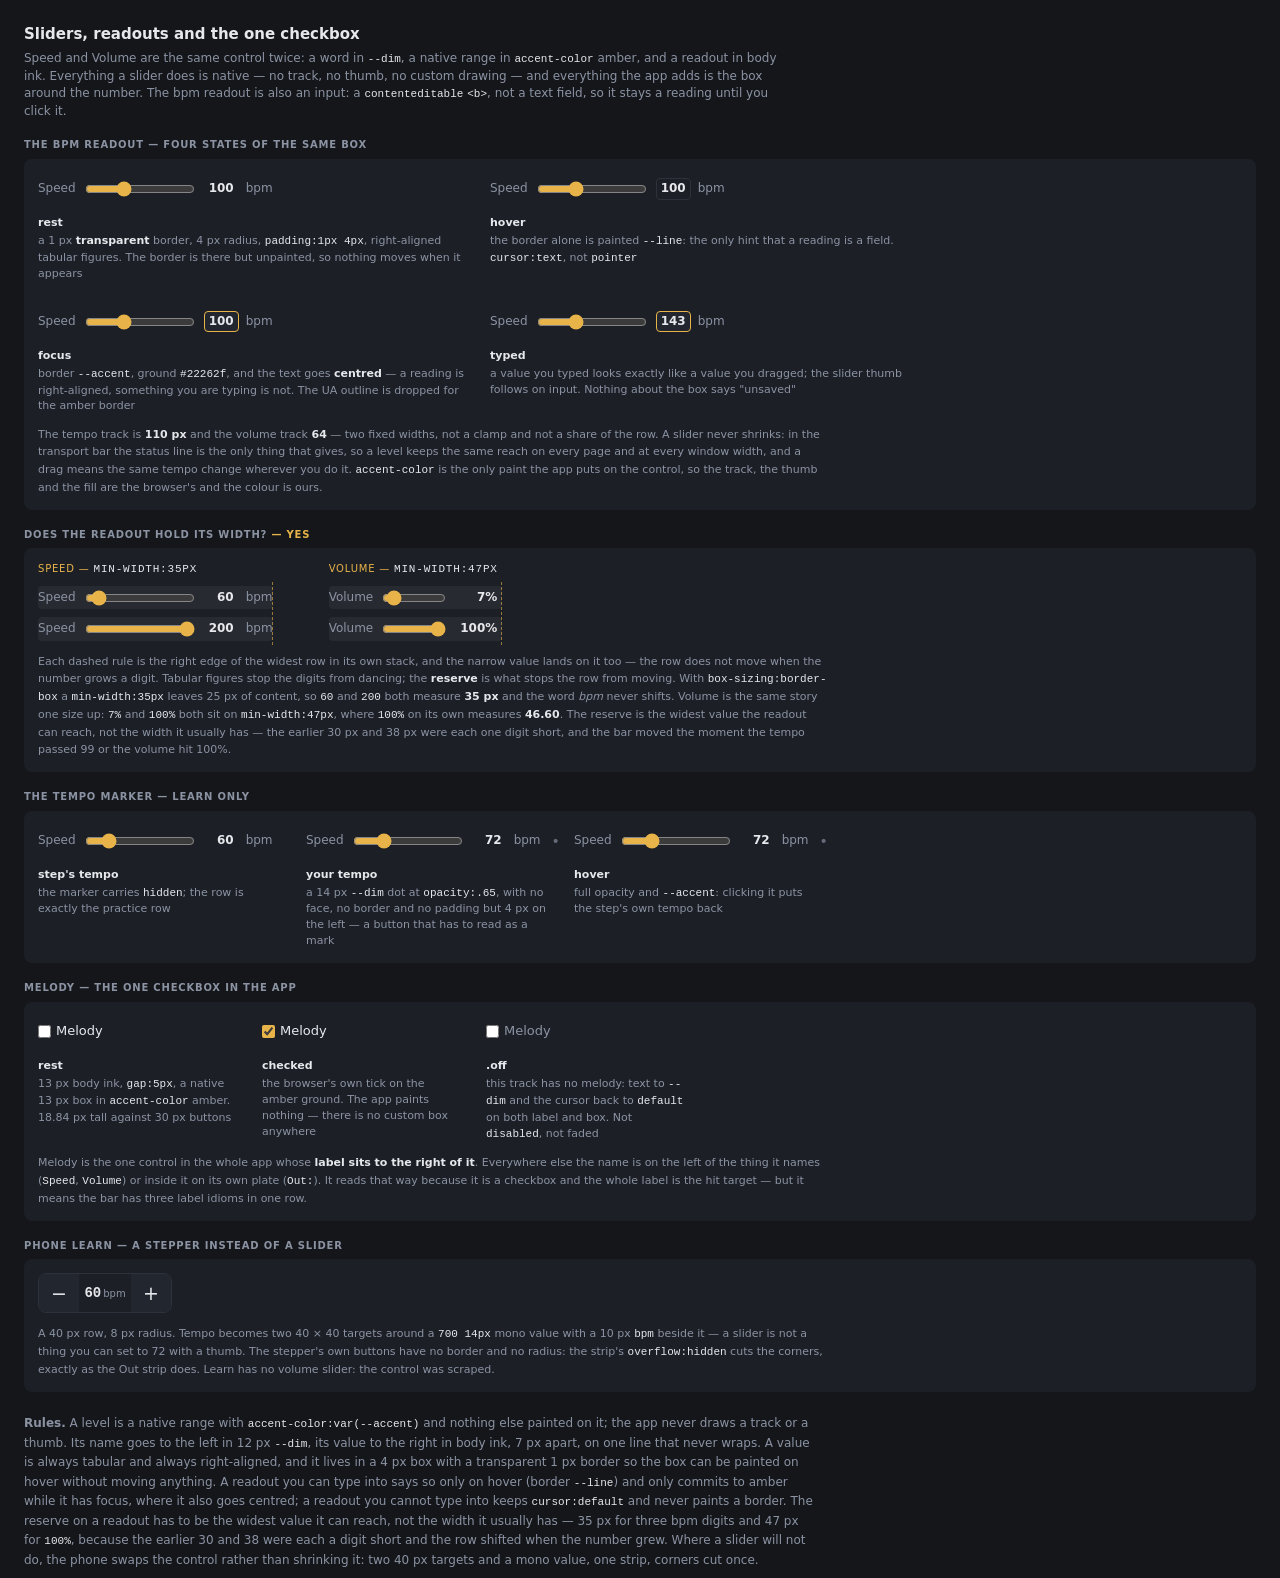
<file: design/system/controls/sliders.html>
<!-- @dsCard group="Controls" -->
<!doctype html><html><head><meta charset="utf-8"><style>
/* app: style.css */
:root{--bg:#14161a;--pane:#1c1f26;--line:#2c313b;--fg:#e6e8ec;--dim:#8b93a3;
      --accent:#e8b44a;--play:#2f7fd0;--you:#ff2fd6;
      --mono:ui-monospace,SFMono-Regular,Menlo,monospace}
*{box-sizing:border-box}
button{background:#2a2f3a;color:var(--fg);border:1px solid var(--line);border-radius:6px;
       padding:6px 12px;cursor:pointer;font:13px/16px ui-sans-serif,system-ui,sans-serif}
button:hover{background:#333947}
.chk{display:flex;align-items:center;gap:5px;cursor:pointer;font-size:13px;white-space:nowrap}
.chk input{accent-color:var(--accent);cursor:pointer;margin:0}
.chk.off{color:var(--dim);cursor:default}
.chk.off input{cursor:default}
/* the two sliders in the transport: tempo, and how loud the backing plays */
#speed,#vol{display:flex;align-items:center;gap:7px;color:var(--dim);font-size:12px;
  white-space:nowrap}
#speed input,#vol input{width:110px;accent-color:var(--accent)}
#vol input{width:64px}
/* measured: the old reserves were one digit short, so the row shifted at 200 bpm and 100% */
#speed b,#vol b{color:var(--fg);font-variant-numeric:tabular-nums;min-width:35px;text-align:right;
  cursor:text;border-radius:4px;padding:1px 4px;border:1px solid transparent}
#vol b{cursor:default;min-width:47px;text-align:right}
#speed b:hover{border-color:var(--line)}
#speed b:focus{outline:none;border-color:var(--accent);background:#22262f;text-align:center}
/* end app */
/* app: learn.css */
/* the tempo marker: shows only when the tempo showing is yours, not the step's default */
#speed .tmark{background:none;border:0;padding:0 0 0 4px;margin:0;color:var(--dim);
              font-size:14px;line-height:1;cursor:pointer;opacity:.65}
#speed .tmark:hover{opacity:1;color:var(--accent)}
/* end app */
/* app: learn-m.css */
.stepper{display:flex;align-items:center;height:40px;border:1px solid var(--line);
  border-radius:8px;overflow:hidden;flex:0 0 auto}
.stepper button{width:40px;height:40px;border:0;border-radius:0;background:#22262f;
  color:var(--fg);font-size:19px;padding:0}
.stepper .bpmv{min-width:52px;padding:0 4px;text-align:center;font:700 14px var(--mono)}
.stepper .bpmv small{font:10px ui-sans-serif,system-ui,sans-serif;color:var(--dim);margin-left:2px}
/* end app */
/* preview only: the two states a screenshot cannot hold, at the values :hover and
   :focus actually use. */
#speed b.is-hover{border-color:var(--line)}
#speed b.is-focus{outline:none;border-color:var(--accent);background:#22262f;text-align:center}
.tmark.is-hover{opacity:1;color:var(--accent)}
/* preview only: page furniture */
body{margin:0;padding:24px;background:var(--bg);color:var(--fg);font:14px/1.45 ui-sans-serif,system-ui,sans-serif}
h1{font-size:15px;font-weight:700;margin:0 0 4px}
.sub{font-size:12px;color:var(--dim);margin:0 0 18px;max-width:760px}
.lbl{font-size:10px;text-transform:uppercase;letter-spacing:.08em;font-weight:700;color:var(--dim);margin:18px 0 6px}
.lbl em{font-style:normal;color:var(--accent)}
.stage{background:var(--pane);border-radius:8px;padding:14px}
.row{display:flex;gap:24px;flex-wrap:wrap}
.st{width:428px}
.mid .st{width:244px}
.narrow .st{width:200px}
.phonerow{display:flex;gap:18px;flex-wrap:wrap;align-items:center}
.st .slot{height:32px;display:flex;align-items:center}
.cap{font-size:11px;color:var(--dim);margin-top:10px}
.cap b{color:var(--fg);font-weight:600}
.cap>b:first-child{display:block;margin-bottom:2px}
.cap2{font-size:11px;color:var(--dim);margin-top:12px;max-width:790px;line-height:1.55}
.cap2 b{color:var(--fg);font-weight:600}
.rules{font-size:12px;color:var(--dim);margin:22px 0 0;max-width:790px;line-height:1.6}
code{font-family:var(--mono);font-size:11px;color:var(--fg)}
/* preview only: a shrink-wrapped stack with a dashed rule down its right edge. Each row
   is its own max-content box, so a readout that grows pushes its row past the rule. */
.gauge{display:inline-block;position:relative;padding-right:0}
.gauge .fit{width:max-content;background:rgba(255,255,255,.05);border-radius:4px;padding:1px 0}
.gauge .fit+.fit{margin-top:8px}
.gauge:after{content:"";position:absolute;top:-4px;bottom:-4px;right:0;
             border-right:1px dashed rgba(232,180,74,.6)}
.gcol{display:flex;gap:56px;flex-wrap:wrap;align-items:flex-start}
.gtitle{font-size:10px;letter-spacing:.08em;text-transform:uppercase;color:var(--dim);margin:0 0 8px}
.gtitle.good{color:var(--accent)}
</style></head><body>
<h1>Sliders, readouts and the one checkbox</h1>
<p class="sub">Speed and Volume are the same control twice: a word in <code>--dim</code>, a native
range in <code>accent-color</code> amber, and a readout in body ink. Everything a slider does is
native &mdash; no track, no thumb, no custom drawing &mdash; and everything the app adds is the
box around the number. The bpm readout is also an input: a <code>contenteditable</code>
<code>&lt;b&gt;</code>, not a text field, so it stays a reading until you click it.</p>

<div class="lbl">The bpm readout &mdash; four states of the same box</div>
<div class="stage"><div class="row">
  <div class="st"><div class="slot">
    <span id="speed">Speed
      <input type="range" min="50" max="200" step="1" value="100">
      <b contenteditable="plaintext-only" inputmode="numeric"
         title="click to type a tempo">100</b> bpm</span></div>
    <div class="cap"><b>rest</b>a 1&nbsp;px <b>transparent</b> border, 4&nbsp;px radius,
    <code>padding:1px 4px</code>, right-aligned tabular figures. The border is there but unpainted,
    so nothing moves when it appears</div></div>
  <div class="st"><div class="slot">
    <span id="speed">Speed
      <input type="range" min="50" max="200" step="1" value="100">
      <b class="is-hover" contenteditable="plaintext-only" inputmode="numeric"
         title="click to type a tempo">100</b> bpm</span></div>
    <div class="cap"><b>hover</b>the border alone is painted <code>--line</code>: the only hint that
    a reading is a field. <code>cursor:text</code>, not <code>pointer</code></div></div>
  <div class="st"><div class="slot">
    <span id="speed">Speed
      <input type="range" min="50" max="200" step="1" value="100">
      <b class="is-focus" contenteditable="plaintext-only" inputmode="numeric"
         title="click to type a tempo">100</b> bpm</span></div>
    <div class="cap"><b>focus</b>border <code>--accent</code>, ground <code>#22262f</code>, and the
    text goes <b>centred</b> &mdash; a reading is right-aligned, something you are typing is not.
    The UA outline is dropped for the amber border</div></div>
  <div class="st"><div class="slot">
    <span id="speed">Speed
      <input type="range" min="50" max="200" step="1" value="100">
      <b class="is-focus" contenteditable="plaintext-only" inputmode="numeric"
         title="click to type a tempo">143</b> bpm</span></div>
    <div class="cap"><b>typed</b>a value you typed looks exactly like a value you dragged; the slider
    thumb follows on input. Nothing about the box says "unsaved"</div></div>
</div>
<div class="cap2">The tempo track is <b>110&nbsp;px</b> and the volume track <b>64</b> &mdash; two
fixed widths, not a clamp and not a share of the row. A slider never shrinks: in the transport bar the
status line is the only thing that gives, so a level keeps the same reach on every page and at every
window width, and a drag means the same tempo change wherever you do it.
<code>accent-color</code> is the only paint the app puts on the control, so the track, the thumb and
the fill are the browser's and the colour is ours.</div>
</div>

<div class="lbl">Does the readout hold its width? <em>&mdash; yes</em></div>
<div class="stage">
  <div class="gcol">
    <div>
      <div class="gtitle good">Speed &mdash; <code>min-width:35px</code></div>
      <div class="gauge">
        <div class="fit"><span id="speed">Speed
          <input type="range" min="50" max="200" step="1" value="60">
          <b contenteditable="plaintext-only" inputmode="numeric">60</b> bpm</span></div>
        <div class="fit"><span id="speed">Speed
          <input type="range" min="50" max="200" step="1" value="200">
          <b contenteditable="plaintext-only" inputmode="numeric">200</b> bpm</span></div>
      </div>
    </div>
    <div>
      <div class="gtitle good">Volume &mdash; <code>min-width:47px</code></div>
      <div class="gauge">
        <div class="fit"><span id="vol">Volume
          <input type="range" min="0" max="100" step="1" value="7">
          <b>7%</b></span></div>
        <div class="fit"><span id="vol">Volume
          <input type="range" min="0" max="100" step="1" value="100">
          <b>100%</b></span></div>
      </div>
    </div>
  </div>
  <div class="cap2">Each dashed rule is the right edge of the widest row in its own stack, and the
  narrow value lands on it too &mdash; the row does not move when the number grows a digit. Tabular
  figures stop the digits from dancing; the <b>reserve</b> is what stops the row from moving. With
  <code>box-sizing:border-box</code> a <code>min-width:35px</code> leaves 25&nbsp;px of content, so
  <code>60</code> and <code>200</code> both measure <b>35&nbsp;px</b> and the word <i>bpm</i> never
  shifts. Volume is the same story one size up: <code>7%</code> and <code>100%</code> both sit on
  <code>min-width:47px</code>, where <code>100%</code> on its own measures <b>46.60</b>. The reserve
  is the widest value the readout can reach, not the width it usually has &mdash; the earlier
  30&nbsp;px and 38&nbsp;px were each one digit short, and the bar moved the moment the tempo passed
  99 or the volume hit 100%.</div>
</div>

<div class="lbl">The tempo marker &mdash; learn only</div>
<div class="stage mid"><div class="row">
  <div class="st"><div class="slot">
    <span id="speed">Speed
      <input type="range" min="30" max="200" step="1" value="60">
      <b contenteditable="plaintext-only" inputmode="numeric">60</b> bpm<button class="tmark" hidden
        >&bull;</button></span></div>
    <div class="cap"><b>step's tempo</b>the marker carries <code>hidden</code>; the row is exactly the
    practice row</div></div>
  <div class="st"><div class="slot">
    <span id="speed">Speed
      <input type="range" min="30" max="200" step="1" value="72">
      <b contenteditable="plaintext-only" inputmode="numeric">72</b> bpm<button class="tmark"
        >&bull;</button></span></div>
    <div class="cap"><b>your tempo</b>a 14&nbsp;px <code>--dim</code> dot at <code>opacity:.65</code>,
    with no face, no border and no padding but 4&nbsp;px on the left &mdash; a button that has to
    read as a mark</div></div>
  <div class="st"><div class="slot">
    <span id="speed">Speed
      <input type="range" min="30" max="200" step="1" value="72">
      <b contenteditable="plaintext-only" inputmode="numeric">72</b> bpm<button class="tmark is-hover"
        >&bull;</button></span></div>
    <div class="cap"><b>hover</b>full opacity and <code>--accent</code>: clicking it puts the step's
    own tempo back</div></div>
</div></div>

<div class="lbl">Melody &mdash; the one checkbox in the app</div>
<div class="stage narrow"><div class="row">
  <div class="st"><div class="slot">
    <label class="chk"><input type="checkbox"> Melody</label></div>
    <div class="cap"><b>rest</b>13&nbsp;px body ink, <code>gap:5px</code>, a native 13&nbsp;px box in
    <code>accent-color</code> amber. 18.84&nbsp;px tall against 30&nbsp;px buttons</div></div>
  <div class="st"><div class="slot">
    <label class="chk"><input type="checkbox" checked> Melody</label></div>
    <div class="cap"><b>checked</b>the browser's own tick on the amber ground. The app paints nothing
    &mdash; there is no custom box anywhere</div></div>
  <div class="st"><div class="slot">
    <label class="chk off"><input type="checkbox"> Melody</label></div>
    <div class="cap"><b>.off</b>this track has no melody: text to <code>--dim</code> and the cursor
    back to <code>default</code> on both label and box. Not <code>disabled</code>, not faded</div></div>
</div>
<div class="cap2">Melody is the one control in the whole app whose <b>label sits to the right of it</b>.
Everywhere else the name is on the left of the thing it names (<code>Speed</code>,
<code>Volume</code>) or inside it on its own plate (<code>Out:</code>). It reads that way because it
is a checkbox and the whole label is the hit target &mdash; but it means the bar has three label
idioms in one row.</div>
</div>

<div class="lbl">Phone Learn &mdash; a stepper instead of a slider</div>
<div class="stage">
  <div class="phonerow">
    <div class="stepper">
      <button aria-label="slower">&minus;</button>
      <span class="bpmv"><b>60</b><small>bpm</small></span>
      <button aria-label="faster">+</button>
    </div>
  </div>
  <div class="cap2">A 40&nbsp;px row, 8&nbsp;px radius. Tempo becomes two 40&nbsp;×&nbsp;40
  targets around a <code>700 14px</code> mono value with a 10&nbsp;px <code>bpm</code> beside it &mdash;
  a slider is not a thing you can set to 72 with a thumb. The stepper's own buttons have no border and
  no radius: the strip's <code>overflow:hidden</code> cuts the corners, exactly as the Out strip does.
  Learn has no volume slider: the control was scraped.</div>
</div>

<p class="rules"><b>Rules.</b> A level is a native range with <code>accent-color:var(--accent)</code>
and nothing else painted on it; the app never draws a track or a thumb. Its name goes to the left in
12&nbsp;px <code>--dim</code>, its value to the right in body ink, 7&nbsp;px apart, on one line that
never wraps. A value is always tabular and always right-aligned, and it lives in a 4&nbsp;px box with
a transparent 1&nbsp;px border so the box can be painted on hover without moving anything. A readout
you can type into says so only on hover (border <code>--line</code>) and only commits to amber while
it has focus, where it also goes centred; a readout you cannot type into keeps
<code>cursor:default</code> and never paints a border. The reserve on a readout has to be the widest
value it can reach, not the width it usually has &mdash; 35&nbsp;px for three bpm digits and
47&nbsp;px for <code>100%</code>, because the earlier 30 and 38 were each a digit short and the row
shifted when the number grew. Where a slider will not do, the phone swaps the
control rather than shrinking it: two 40&nbsp;px targets and a mono value, one strip, corners cut once.</p>
</body></html>
</file>
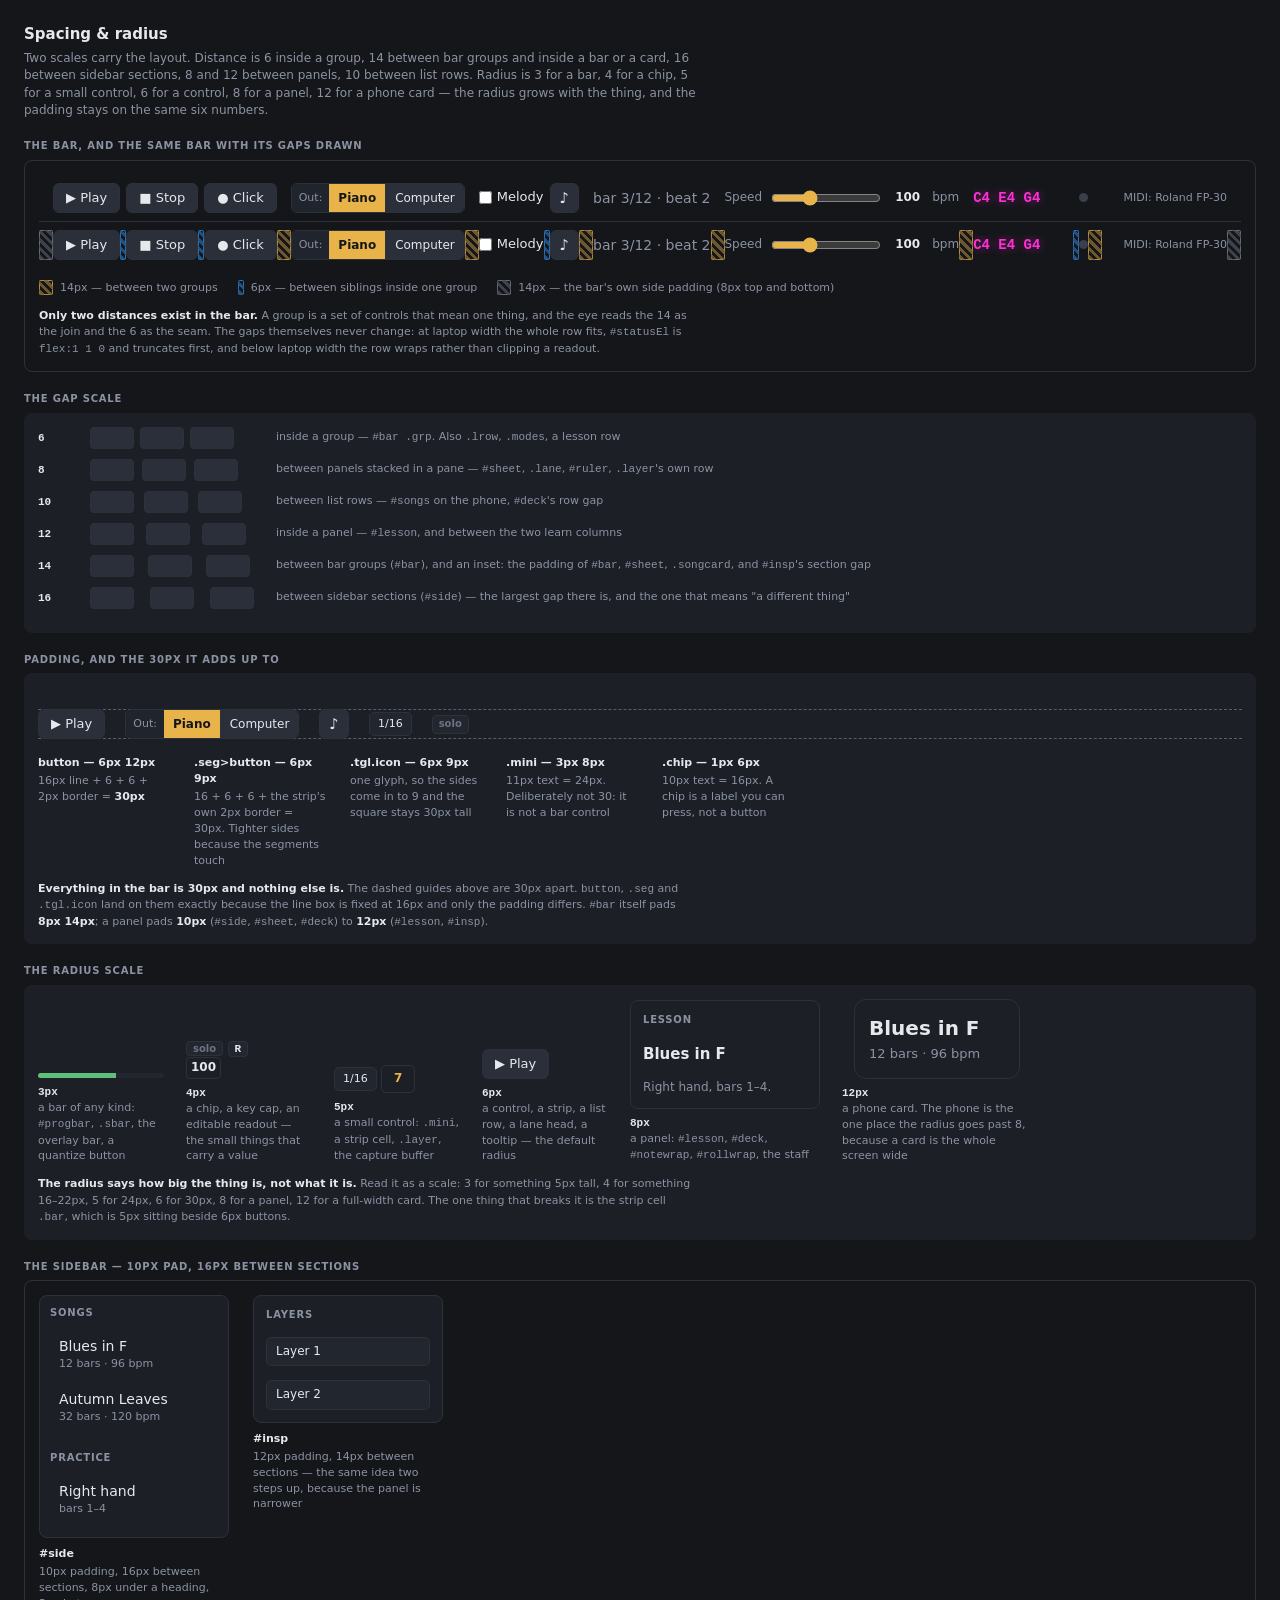
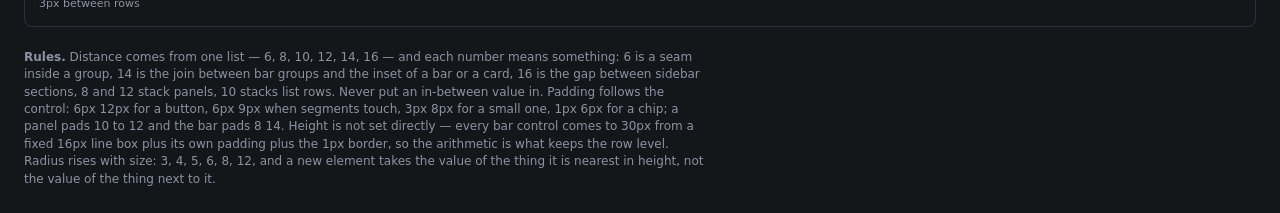
<file: design/system/foundations/spacing.html>
<!-- @dsCard group="Foundations" -->
<!doctype html><html><head><meta charset="utf-8"><style>
/* app: style.css */
*{box-sizing:border-box}
:root{--bg:#14161a;--pane:#1c1f26;--line:#2c313b;--fg:#e6e8ec;--dim:#8b93a3;
      --accent:#e8b44a;--play:#2f7fd0;--you:#ff2fd6;
      --mono:ui-monospace,SFMono-Regular,Menlo,monospace}
/* the bar is one row of groups: 14px between groups, 6px inside one. The status line is
   the one thing that gives; below laptop width the row wraps, because clipping hid a
   readout rather than merely looking tight. */
#bar{display:flex;flex-wrap:wrap;gap:14px;align-items:center;padding:8px 14px;
     border-bottom:1px solid var(--line);flex:0 0 auto;min-width:0}
#bar .grp{display:flex;align-items:center;gap:6px;flex:0 0 auto}
#bar button,#bar .chk{white-space:nowrap;flex:0 0 auto}
button{background:#2a2f3a;color:var(--fg);border:1px solid var(--line);border-radius:6px;
       padding:6px 12px;cursor:pointer;font:13px/16px ui-sans-serif,system-ui,sans-serif}
.tgl.on{background:var(--accent);border-color:var(--accent);color:#14161a;font-weight:600}
.tgl.icon{padding:6px 9px;font-size:15px;line-height:16px}
.chk{display:flex;align-items:center;gap:5px;cursor:pointer;font-size:13px;white-space:nowrap}
.chk input{accent-color:var(--accent);cursor:pointer;margin:0}
.seg{display:inline-flex;align-items:stretch;border:1px solid var(--line);border-radius:6px;
     overflow:hidden;flex:0 0 auto}
.seg>b{display:flex;align-items:center;padding:0 7px;background:#20242c;color:var(--dim);
       font-size:11px;font-weight:500;white-space:nowrap}
/* 16px line + 6+6 padding + the strip's own 2px border = the 30px every button is */
.seg>button{border:0;border-radius:0;padding:6px 9px;font-size:12px;line-height:16px;white-space:nowrap}
.seg>button+button{border-left:1px solid var(--line)}
.seg>button.on{background:var(--accent);color:#14161a;font-weight:600}
#side{background:var(--pane);border-right:1px solid var(--line);padding:10px;overflow:auto;
      display:flex;flex-direction:column;gap:16px}
#side h2{font-size:10px;letter-spacing:.08em;text-transform:uppercase;color:var(--dim);margin:0 0 8px}
.trk{padding:7px 9px;border-radius:6px;cursor:pointer;margin-bottom:3px}
.trk small{display:block;color:var(--dim);font-size:11px}
/* measured: 101.53px, the widest string */
#pos{font-variant-numeric:tabular-nums;color:var(--dim);min-width:102px}
#speed,#vol{display:flex;align-items:center;gap:7px;color:var(--dim);font-size:12px;
  white-space:nowrap}
#speed input,#vol input{width:110px;accent-color:var(--accent)}
/* measured: the old reserves were one digit short, so the row shifted at 200 bpm and 100% */
#speed b,#vol b{color:var(--fg);font-variant-numeric:tabular-nums;min-width:35px;text-align:right;
  cursor:text;border-radius:4px;padding:1px 4px;border:1px solid transparent}
#speed b:hover{border-color:var(--line)}
#played{color:var(--you);font-weight:700;width:100px;flex:0 0 auto;font-size:14px;
  font-family:var(--mono);font-variant-numeric:tabular-nums;
  white-space:nowrap;overflow:hidden;text-overflow:ellipsis;
  text-shadow:0 0 10px rgba(255,47,214,.5)}
#inled{width:9px;height:9px;border-radius:50%;background:#3a3f4a;transition:background .1s}
#statusEl{flex:1 1 0;min-width:0;text-align:right;overflow:hidden;text-overflow:ellipsis;
  white-space:nowrap;color:var(--dim);font-size:11px}
#sheet{padding:10px 14px;display:flex;flex-direction:column;gap:8px;min-height:0;overflow:hidden}
.bar{border:1px solid var(--line);border-radius:5px;padding:4px 2px;text-align:center;
     background:var(--pane);font-weight:700;color:var(--accent);font-size:12px}
/* end app */
/* app: looper.css */
button.mini{background:#22262f;border:1px solid var(--line);border-radius:5px;
            padding:3px 8px;font-size:11px;font-variant-numeric:tabular-nums}
.chip{border-radius:4px;padding:1px 6px;font-size:10px;font-weight:600;
      background:#22262f;color:#6c7382;border:1px solid var(--line);cursor:pointer}
kbd,.kbd{padding:1px 6px;border:1px solid var(--line);border-radius:4px;background:#22262f;
         font:600 11px var(--mono);color:var(--fg)}
.layer{display:flex;align-items:center;gap:8px;padding:5px 9px;border-radius:5px;
       background:#22262f;border:1px solid var(--line);font-size:12px}
#insp{background:var(--pane);border-left:1px solid var(--line);padding:12px;overflow:auto;
      display:flex;flex-direction:column;gap:14px}
#insp h2{font-size:10px;letter-spacing:.08em;text-transform:uppercase;color:var(--dim);margin:0}
/* end app */
/* app: learn.css */
:root{
  --rh:#e8b44a; --lh:#2f7fd0; --hit:#5fbf7a; --miss:#e63d40;
}
#progbar{height:5px;border-radius:3px;background:#22262f;overflow:hidden}
#progbar i{display:block;height:100%;width:0;background:var(--hit);transition:width .3s}
#lesson{background:var(--pane);border:1px solid var(--line);border-radius:8px;padding:12px;
        overflow:hidden;display:flex;flex-direction:column;gap:12px}
#lesson h2{font-size:10px;letter-spacing:.08em;text-transform:uppercase;color:var(--dim);margin:0 0 4px}
.ltitle{font-size:15px;font-weight:700}
.ltext{font-size:12px;line-height:1.5;color:var(--dim)}
/* end app */
/* app: learn-m.css */
#songs{padding:0 12px;display:flex;flex-direction:column;gap:10px}
.songcard{background:var(--pane);border:1px solid var(--line);border-radius:12px;padding:14px}
.songcard .st1{font-size:20px;font-weight:700}
.songcard .st2{font-size:13px;color:var(--dim);margin-top:2px}
/* end app */
/* preview only: the bar's gaps drawn as spacers. gap:0 plus a 14px / 6px block is
   the same geometry as the real gap and padding, so this row measures what the row above is.
   #speed b:hover is pinned too, so the 4px radius on a readout is visible in a screenshot. */
#speed b.is-hover{border-color:var(--line)}
#bar.ruler{gap:0;padding:8px 0;border-bottom:0}
#bar.ruler .grp{gap:0}
#bar.ruler i{flex:0 0 auto;height:30px;border-radius:2px;display:block}
.sgrp{width:14px;background:repeating-linear-gradient(45deg,rgba(232,180,74,.42) 0 3px,transparent 3px 6px);
     border:1px solid rgba(232,180,74,.55)}
.s6{width:6px;background:repeating-linear-gradient(45deg,rgba(47,127,208,.55) 0 3px,transparent 3px 6px);
    border:1px solid rgba(47,127,208,.7)}
.s14{width:14px;background:repeating-linear-gradient(45deg,rgba(139,147,163,.35) 0 3px,transparent 3px 6px);
     border:1px solid rgba(139,147,163,.5)}
/* preview only: sidebars and inspectors are grid children in the app; here they are plain boxes. */
#side,#insp{border:1px solid var(--line);border-radius:8px;height:auto;overflow:visible}
#insp{border-left:1px solid var(--line)}
/* preview only: the card's own page furniture. */
body{margin:0;padding:24px;background:var(--bg);color:var(--fg);font:14px/1.45 ui-sans-serif,system-ui,sans-serif}
h1{font-size:15px;font-weight:700;margin:0 0 4px}
.sub{font-size:12px;color:var(--dim);margin:0 0 18px;max-width:680px}
.lbl{font-size:10px;text-transform:uppercase;letter-spacing:.08em;font-weight:700;color:var(--dim);margin:20px 0 6px}
.stage{background:var(--pane);border-radius:8px;padding:14px}
.stage.ground{background:var(--bg);border:1px solid var(--line)}
.row{display:flex;gap:24px;flex-wrap:wrap;align-items:flex-start}
.st{width:132px}
.st .box{height:38px;display:flex;align-items:center;gap:8px}
.st.w{width:190px}
.st.t .box{height:64px;display:block}
div.cap{font-size:11px;color:var(--dim);margin-top:8px}
div.cap b{display:block;color:var(--fg);font-weight:600;margin-bottom:2px}
.cap2{font-size:11px;color:var(--dim);margin-top:12px;max-width:660px;line-height:1.5}
.cap2 b{color:var(--fg);font-weight:600}
.key{display:flex;gap:20px;flex-wrap:wrap;margin-top:12px;font-size:11px;color:var(--dim)}
.key span{display:flex;align-items:center;gap:7px}
.key i{height:15px;border-radius:2px;display:block;flex:0 0 auto}
.line30{border-top:1px dashed rgba(139,147,163,.55);border-bottom:1px dashed rgba(139,147,163,.55);
        height:30px;display:flex;align-items:center;gap:20px;margin:22px 0 8px}
.gapdemo{display:flex;align-items:center;margin-bottom:10px}
.gapdemo em{font:600 11px var(--mono);font-style:normal;color:var(--fg);width:52px;flex:0 0 auto}
.gapdemo u{display:flex;text-decoration:none;width:186px;flex:0 0 auto}
.gapdemo u b{display:block;width:44px;height:22px;border-radius:4px;background:#2a2f3a;border:1px solid var(--line)}
.gapdemo s{font-size:11px;color:var(--dim);text-decoration:none}
.rad{display:flex;gap:22px;flex-wrap:wrap;align-items:flex-end}
.rad>div{width:126px}
.rad p{margin:8px 0 0;font-size:11px;color:var(--dim);line-height:1.45}
.rad p b{display:block;color:var(--fg);font:600 11px var(--mono);margin-bottom:2px}
.rules{font-size:12px;color:var(--dim);margin:22px 0 0;max-width:680px}
</style></head><body>
<h1>Spacing &amp; radius</h1>
<p class="sub">Two scales carry the layout. Distance is 6 inside a group, 14 between bar groups and
inside a bar or a card, 16 between sidebar sections, 8 and 12 between panels, 10 between list rows. Radius is 3
for a bar, 4 for a chip, 5 for a small control, 6 for a control, 8 for a panel, 12 for a phone card
&mdash; the radius grows with the thing, and the padding stays on the same six numbers.</p>

<div class="lbl">The bar, and the same bar with its gaps drawn</div>
<div class="stage ground">
  <div id="bar">
    <span class="grp">
      <button id="play">&#9654; Play</button>
      <button id="stop">&#9632; Stop</button>
      <button id="metroBtn" class="tgl">&#9679; Click</button>
    </span>
    <span id="outsel"><span class="seg"><b>Out:</b><button class="on">Piano</button><button>Computer</button></span></span>
    <span class="grp">
      <label class="chk"><input type="checkbox"> Melody</label>
      <button class="tgl icon">&#9834;</button>
    </span>
    <span id="pos">bar 3/12 &middot; beat 2</span>
    <span class="grp">
      <span id="speed">Speed <input type="range" min="50" max="200" value="100"> <b>100</b> bpm</span>
    </span>
    <span class="grp"><span id="played">C4 E4 G4</span><span id="inled"></span></span>
    <span id="statusEl">MIDI: Roland FP-30</span>
  </div>

  <div id="bar" class="ruler">
    <i class="s14"></i>
    <span class="grp">
      <button>&#9654; Play</button><i class="s6"></i>
      <button>&#9632; Stop</button><i class="s6"></i>
      <button class="tgl">&#9679; Click</button>
    </span>
    <i class="sgrp"></i>
    <span class="seg"><b>Out:</b><button class="on">Piano</button><button>Computer</button></span>
    <i class="sgrp"></i>
    <span class="grp">
      <label class="chk"><input type="checkbox"> Melody</label><i class="s6"></i>
      <button class="tgl icon">&#9834;</button>
    </span>
    <i class="sgrp"></i>
    <span id="pos">bar 3/12 &middot; beat 2</span>
    <i class="sgrp"></i>
    <span class="grp"><span id="speed">Speed <input type="range" min="50" max="200" value="100"> <b>100</b> bpm</span></span>
    <i class="sgrp"></i>
    <span class="grp"><span id="played">C4 E4 G4</span><i class="s6"></i><span id="inled"></span></span>
    <i class="sgrp"></i>
    <span id="statusEl">MIDI: Roland FP-30</span>
    <i class="s14"></i>
  </div>
  <div class="key">
    <span><i class="sgrp"></i>14px &mdash; between two groups</span>
    <span><i class="s6"></i>6px &mdash; between siblings inside one group</span>
    <span><i class="s14"></i>14px &mdash; the bar's own side padding (8px top and bottom)</span>
  </div>
  <div class="cap2"><b>Only two distances exist in the bar.</b> A group is a set of controls that mean
  one thing, and the eye reads the 14 as the join and the 6 as the seam. The gaps themselves never
  change: at laptop width the whole row fits, <code>#statusEl</code> is <code>flex:1 1 0</code> and
  truncates first, and below laptop width the row wraps rather than clipping a readout.</div>
</div>

<div class="lbl">The gap scale</div>
<div class="stage">
  <div class="gapdemo"><em>6</em><u style="gap:6px"><b></b><b></b><b></b></u><s>inside a group &mdash; <code>#bar .grp</code>. Also <code>.lrow</code>, <code>.modes</code>, a lesson row</s></div>
  <div class="gapdemo"><em>8</em><u style="gap:8px"><b></b><b></b><b></b></u><s>between panels stacked in a pane &mdash; <code>#sheet</code>, <code>.lane</code>, <code>#ruler</code>, <code>.layer</code>'s own row</s></div>
  <div class="gapdemo"><em>10</em><u style="gap:10px"><b></b><b></b><b></b></u><s>between list rows &mdash; <code>#songs</code> on the phone, <code>#deck</code>'s row gap</s></div>
  <div class="gapdemo"><em>12</em><u style="gap:12px"><b></b><b></b><b></b></u><s>inside a panel &mdash; <code>#lesson</code>, and between the two learn columns</s></div>
  <div class="gapdemo"><em>14</em><u style="gap:14px"><b></b><b></b><b></b></u><s>between bar groups (<code>#bar</code>), and an inset: the padding of <code>#bar</code>, <code>#sheet</code>, <code>.songcard</code>, and <code>#insp</code>'s section gap</s></div>
  <div class="gapdemo"><em>16</em><u style="gap:16px"><b></b><b></b><b></b></u><s>between sidebar sections (<code>#side</code>) &mdash; the largest gap there is, and the one that means "a different thing"</s></div>
</div>

<div class="lbl">Padding, and the 30px it adds up to</div>
<div class="stage">
  <div class="line30">
    <button>&#9654; Play</button>
    <span class="seg"><b>Out:</b><button class="on">Piano</button><button>Computer</button></span>
    <button class="tgl icon">&#9834;</button>
    <button class="mini">1/16</button>
    <span class="chip">solo</span>
  </div>
  <div class="row">
    <div class="st"><div class="cap"><b>button &mdash; 6px 12px</b>16px line + 6 + 6 + 2px border = <b style="display:inline">30px</b></div></div>
    <div class="st"><div class="cap"><b>.seg&gt;button &mdash; 6px 9px</b>16 + 6 + 6 + the strip's own 2px border = 30px. Tighter sides because the segments touch</div></div>
    <div class="st"><div class="cap"><b>.tgl.icon &mdash; 6px 9px</b>one glyph, so the sides come in to 9 and the square stays 30px tall</div></div>
    <div class="st"><div class="cap"><b>.mini &mdash; 3px 8px</b>11px text = 24px. Deliberately not 30: it is not a bar control</div></div>
    <div class="st"><div class="cap"><b>.chip &mdash; 1px 6px</b>10px text = 16px. A chip is a label you can press, not a button</div></div>
  </div>
  <div class="cap2"><b>Everything in the bar is 30px and nothing else is.</b> The dashed guides above are
  30px apart. <code>button</code>, <code>.seg</code> and <code>.tgl.icon</code> land on them exactly
  because the line box is fixed at 16px and only the padding differs. <code>#bar</code> itself pads
  <b>8px 14px</b>; a panel pads <b>10px</b> (<code>#side</code>, <code>#sheet</code>,
  <code>#deck</code>) to <b>12px</b> (<code>#lesson</code>, <code>#insp</code>).</div>
</div>

<div class="lbl">The radius scale</div>
<div class="stage"><div class="rad">
  <div><div id="progbar"><i style="width:62%"></i></div>
    <p><b>3px</b>a bar of any kind: <code>#progbar</code>, <code>.sbar</code>, the overlay bar, a quantize button</p></div>
  <div><span class="chip">solo</span> <kbd>R</kbd> <span id="speed"><b class="is-hover">100</b></span>
    <p><b>4px</b>a chip, a key cap, an editable readout &mdash; the small things that carry a value</p></div>
  <div><button class="mini">1/16</button> <span class="bar" style="display:inline-block;width:34px">7</span>
    <p><b>5px</b>a small control: <code>.mini</code>, a strip cell, <code>.layer</code>, the capture buffer</p></div>
  <div><button>&#9654; Play</button>
    <p><b>6px</b>a control, a strip, a list row, a lane head, a tooltip &mdash; the default radius</p></div>
  <div class="st w"><div id="lesson"><h2>Lesson</h2><div class="ltitle">Blues in F</div><div class="ltext">Right hand, bars 1&ndash;4.</div></div>
    <p><b>8px</b>a panel: <code>#lesson</code>, <code>#deck</code>, <code>#notewrap</code>, <code>#rollwrap</code>, the staff</p></div>
  <div class="st w"><div id="songs"><div class="songcard"><div class="st1">Blues in F</div><div class="st2">12 bars &middot; 96 bpm</div></div></div>
    <p><b>12px</b>a phone card. The phone is the one place the radius goes past 8, because a card is the whole screen wide</p></div>
</div>
<div class="cap2"><b>The radius says how big the thing is, not what it is.</b> Read it as a scale:
3 for something 5px tall, 4 for something 16&ndash;22px, 5 for 24px, 6 for 30px, 8 for a panel,
12 for a full-width card. The one thing that breaks it is the strip cell <code>.bar</code>, which is
5px sitting beside 6px buttons.</div>
</div>

<div class="lbl">The sidebar &mdash; 10px pad, 16px between sections</div>
<div class="stage ground"><div class="row">
  <div class="st w"><div id="side"><div><h2>Songs</h2>
      <div class="trk">Blues in F<small>12 bars &middot; 96 bpm</small></div>
      <div class="trk">Autumn Leaves<small>32 bars &middot; 120 bpm</small></div></div>
    <div><h2>Practice</h2><div class="trk">Right hand<small>bars 1&ndash;4</small></div></div></div>
    <div class="cap"><b>#side</b>10px padding, 16px between sections, 8px under a heading, 3px between rows</div></div>
  <div class="st w"><div id="insp"><div><h2>Layers</h2></div>
      <div class="layer"><span>Layer 1</span></div>
      <div class="layer"><span>Layer 2</span></div></div>
    <div class="cap"><b>#insp</b>12px padding, 14px between sections &mdash; the same idea two steps up, because the panel is narrower</div></div>
</div></div>

<p class="rules"><b>Rules.</b> Distance comes from one list &mdash; 6, 8, 10, 12, 14, 16 &mdash; and each
number means something: 6 is a seam inside a group, 14 is the join between bar groups and the inset of a bar
or a card, 16 is the gap between sidebar sections, 8 and 12 stack panels, 10 stacks list rows. Never put an in-between value in.
Padding follows the control: 6px&nbsp;12px for a button, 6px&nbsp;9px when segments touch, 3px&nbsp;8px for
a small one, 1px&nbsp;6px for a chip; a panel pads 10 to 12 and the bar pads 8&nbsp;14. Height is not set
directly &mdash; every bar control comes to 30px from a fixed 16px line box plus its own padding plus the
1px border, so the arithmetic is what keeps the row level. Radius rises with size: 3, 4, 5, 6, 8, 12,
and a new element takes the value of the thing it is nearest in height, not the value of the thing next
to it.</p>
</body></html>
</file>
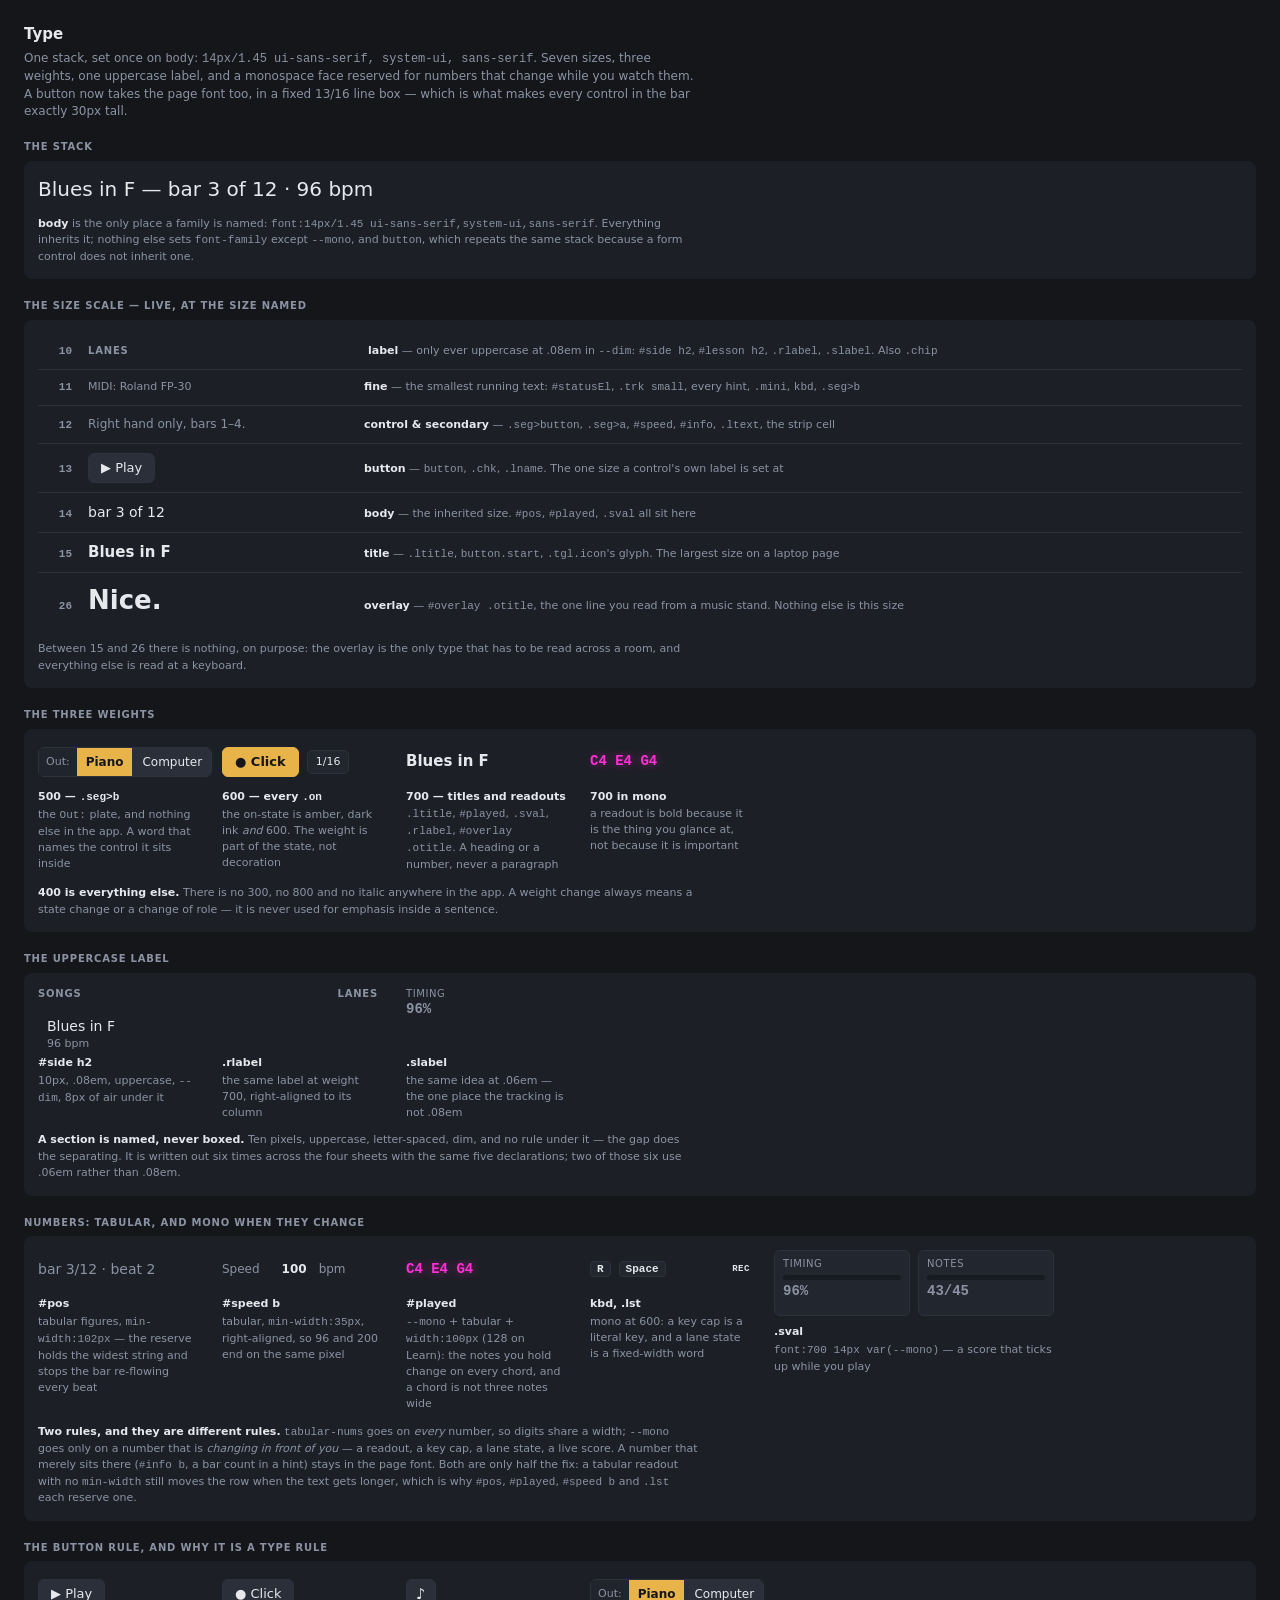
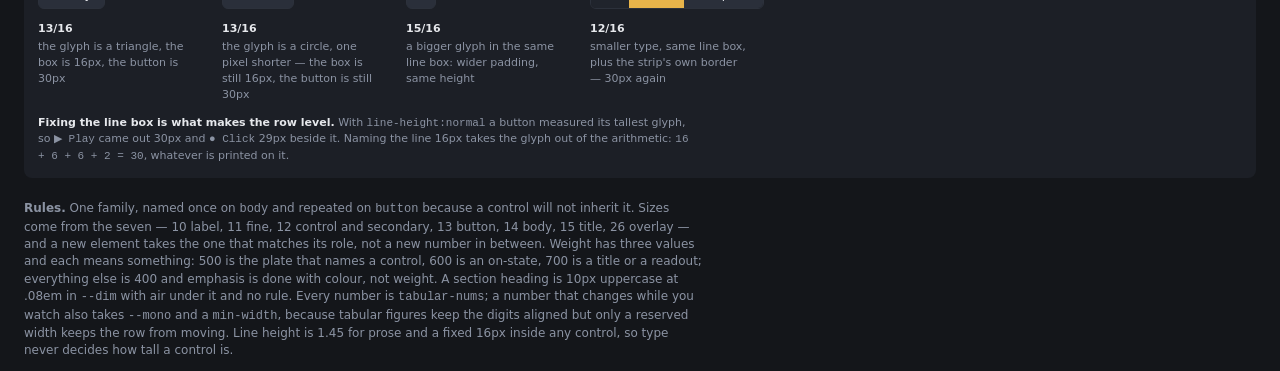
<file: design/system/foundations/type.html>
<!-- @dsCard group="Foundations" -->
<!doctype html><html><head><meta charset="utf-8"><style>
/* app: style.css */
:root{--bg:#14161a;--pane:#1c1f26;--line:#2c313b;--fg:#e6e8ec;--dim:#8b93a3;
      --accent:#e8b44a;--play:#2f7fd0;--you:#ff2fd6;
      --mono:ui-monospace,SFMono-Regular,Menlo,monospace}
body{margin:0;display:grid;grid-template-columns:200px 1fr;
     font:14px/1.45 ui-sans-serif,system-ui,sans-serif;background:var(--bg);color:var(--fg)}
#side h2{font-size:10px;letter-spacing:.08em;text-transform:uppercase;color:var(--dim);margin:0 0 8px}
.trk{padding:7px 9px;border-radius:6px;cursor:pointer;margin-bottom:3px}
.trk.on{background:var(--accent);color:#14161a;font-weight:600}
.trk small{display:block;color:var(--dim);font-size:11px}
.trk.on small{color:#5c4a1c}
/* the page font with a fixed line box, so every button is 30px tall: buttons used to
   be in the UA font at line-height:normal, which measured the glyph (▶ Play 30, ● Click 29) */
button{background:#2a2f3a;color:var(--fg);border:1px solid var(--line);border-radius:6px;
       padding:6px 12px;cursor:pointer;font:13px/16px ui-sans-serif,system-ui,sans-serif}
.tgl.on{background:var(--accent);border-color:var(--accent);color:#14161a;font-weight:600}
.tgl.icon{padding:6px 9px;font-size:15px;line-height:16px}
.chk{display:flex;align-items:center;gap:5px;cursor:pointer;font-size:13px;white-space:nowrap}
.seg{display:inline-flex;align-items:stretch;border:1px solid var(--line);border-radius:6px;
     overflow:hidden;flex:0 0 auto}
.seg>b{display:flex;align-items:center;padding:0 7px;background:#20242c;color:var(--dim);
       font-size:11px;font-weight:500;white-space:nowrap}
.seg>button{border:0;border-radius:0;padding:6px 9px;font-size:12px;line-height:16px;white-space:nowrap}
.seg>button+button{border-left:1px solid var(--line)}
.seg>button.on{background:var(--accent);color:#14161a;font-weight:600}
/* measured: 101.53px, the widest string */
#pos{font-variant-numeric:tabular-nums;color:var(--dim);min-width:102px}
#speed,#vol{display:flex;align-items:center;gap:7px;color:var(--dim);font-size:12px;
  white-space:nowrap}
/* measured: the old reserves were one digit short, so the row shifted at 200 bpm and 100% */
#speed b,#vol b{color:var(--fg);font-variant-numeric:tabular-nums;min-width:35px;text-align:right;
  cursor:text;border-radius:4px;padding:1px 4px;border:1px solid transparent}
/* the notes you hold change on every chord: mono + tabular so the readout keeps
   its width instead of shoving the rest of the bar around -- and a fixed box, not a
   floor, because ten fingers down is not three. 100px is what the Looper's row can
   spare (it wraps at 104); heldLabel trims to three names and a count long before
   that, and Learn, which has the room, widens the box -- see learn.css */
#played{color:var(--you);font-weight:700;width:100px;flex:0 0 auto;font-size:14px;
  font-family:var(--mono);font-variant-numeric:tabular-nums;
  white-space:nowrap;overflow:hidden;text-overflow:ellipsis;
  text-shadow:0 0 10px rgba(255,47,214,.5)}
#statusEl{flex:1 1 0;min-width:0;text-align:right;overflow:hidden;text-overflow:ellipsis;
  white-space:nowrap;color:var(--dim);font-size:11px}
#info{display:flex;gap:18px;flex-wrap:wrap;margin-bottom:7px;font-size:12px}
#info b{color:var(--accent)}
/* end app */
/* app: looper.css */
button.mini{background:#22262f;border:1px solid var(--line);border-radius:5px;
            padding:3px 8px;font-size:11px;font-variant-numeric:tabular-nums}
kbd,.kbd{padding:1px 6px;border:1px solid var(--line);border-radius:4px;background:#22262f;
         font:600 11px var(--mono);color:var(--fg)}
.lname{font-size:13px;font-weight:600;min-width:0;
       overflow:hidden;text-overflow:ellipsis;white-space:nowrap}
.lst{margin-left:auto;font:600 9px var(--mono);letter-spacing:.06em;white-space:nowrap;
     flex:0 0 auto;min-width:54px;text-align:right}   /* fits REC/DUB/END NEXT */
.lspan{font-size:11px;color:var(--dim);font-variant-numeric:tabular-nums;flex:1 1 0;min-width:0;
       overflow:hidden;text-overflow:ellipsis;white-space:nowrap}
.rlabel{font-size:10px;letter-spacing:.08em;text-transform:uppercase;color:var(--dim);
        font-weight:700;text-align:right;padding-right:4px}
/* end app */
/* app: learn.css */
:root{
  --rh:#e8b44a; --lh:#2f7fd0; --hit:#5fbf7a; --miss:#e63d40;
}
#lesson h2{font-size:10px;letter-spacing:.08em;text-transform:uppercase;color:var(--dim);margin:0 0 4px}
.ltitle{font-size:15px;font-weight:700}
.ltext{font-size:12px;line-height:1.5;color:var(--dim)}
.slot{flex:1 1 0;min-width:0;display:flex;flex-direction:column;gap:3px;padding:6px 8px;border-radius:6px;
      border:1px solid var(--line);background:#22262f}
.slabel{font-size:10px;letter-spacing:.06em;text-transform:uppercase;color:var(--dim)}
.sbar{height:5px;border-radius:3px;background:#171a20;overflow:hidden}
.sval{font:700 14px var(--mono);color:var(--dim);font-variant-numeric:tabular-nums}
#overlay .otitle{font-size:26px;font-weight:700}
#overlay .osub{font-size:14px;color:var(--fg)}
#overlay .ohint{font-size:12px;color:var(--dim)}
button.start{font-size:15px;font-weight:700;padding:11px 14px;background:var(--accent);border-color:var(--accent);color:#14161a}
/* end app */
/* preview only: the app's body rule is quoted above for the record; the card is a document,
   not the app's two-column grid, so display and margin are put back here. The font is not. */
body{margin:0;padding:24px;display:block}
/* preview only: the card's own page furniture. */
h1{font-size:15px;font-weight:700;margin:0 0 4px}
.sub{font-size:12px;color:var(--dim);margin:0 0 18px;max-width:680px}
.lbl{font-size:10px;text-transform:uppercase;letter-spacing:.08em;font-weight:700;color:var(--dim);margin:20px 0 6px}
.stage{background:var(--pane);border-radius:8px;padding:14px}
.scale>div{display:flex;align-items:baseline;gap:16px;padding:9px 0;border-bottom:1px solid var(--line)}
.scale>div:last-child{border-bottom:0}
.scale em{font:600 11px var(--mono);font-style:normal;color:var(--dim);width:34px;flex:0 0 auto;text-align:right}
.scale span{flex:0 0 260px}
.scale s{font-size:11px;color:var(--dim);text-decoration:none;line-height:1.45}
.scale s b{color:var(--fg);font-weight:600}
.row{display:flex;gap:24px;flex-wrap:wrap;align-items:flex-start}
.st{width:160px}
.st .box{height:38px;display:flex;align-items:center;gap:8px}
.st.t .box{height:60px;display:block}
div.cap{font-size:11px;color:var(--dim);margin-top:8px}
div.cap b{display:block;color:var(--fg);font-weight:600;margin-bottom:2px}
.cap2{font-size:11px;color:var(--dim);margin-top:12px;max-width:660px;line-height:1.5}
.cap2 b{color:var(--fg);font-weight:600}
.st.m{width:280px}
.st.m .box{height:66px;display:flex;align-items:stretch;gap:8px}
.jit{font-size:11px;color:var(--dim);line-height:1.45;margin-top:8px}
.rules{font-size:12px;color:var(--dim);margin:22px 0 0;max-width:680px}
</style></head><body>
<h1>Type</h1>
<p class="sub">One stack, set once on <code>body</code>: <code>14px/1.45 ui-sans-serif, system-ui,
sans-serif</code>. Seven sizes, three weights, one uppercase label, and a monospace face reserved for
numbers that change while you watch them. A button now takes the page font too, in a fixed 13/16 line
box &mdash; which is what makes every control in the bar exactly 30px tall.</p>

<div class="lbl">The stack</div>
<div class="stage">
  <div style="font-size:20px">Blues in F &mdash; bar 3 of 12 &middot; 96 bpm</div>
  <div class="cap2"><b>body</b> is the only place a family is named:
  <code>font:14px/1.45 ui-sans-serif,system-ui,sans-serif</code>. Everything inherits it; nothing else
  sets <code>font-family</code> except <code>--mono</code>, and <code>button</code>, which repeats the
  same stack because a form control does not inherit one.</div>
</div>

<div class="lbl">The size scale &mdash; live, at the size named</div>
<div class="stage"><div class="scale">
  <div><em>10</em><span class="rlabel" style="text-align:left">Lanes</span>
    <s><b>label</b> &mdash; only ever uppercase at .08em in <code>--dim</code>: <code>#side h2</code>, <code>#lesson h2</code>, <code>.rlabel</code>, <code>.slabel</code>. Also <code>.chip</code></s></div>
  <div><em>11</em><span style="font-size:11px;color:var(--dim)">MIDI: Roland FP-30</span>
    <s><b>fine</b> &mdash; the smallest running text: <code>#statusEl</code>, <code>.trk small</code>, every hint, <code>.mini</code>, <code>kbd</code>, <code>.seg&gt;b</code></s></div>
  <div><em>12</em><span class="ltext" style="display:inline">Right hand only, bars 1&ndash;4.</span>
    <s><b>control &amp; secondary</b> &mdash; <code>.seg&gt;button</code>, <code>.seg&gt;a</code>, <code>#speed</code>, <code>#info</code>, <code>.ltext</code>, the strip cell</s></div>
  <div><em>13</em><span><button>&#9654; Play</button></span>
    <s><b>button</b> &mdash; <code>button</code>, <code>.chk</code>, <code>.lname</code>. The one size a control's own label is set at</s></div>
  <div><em>14</em><span>bar 3 of 12</span>
    <s><b>body</b> &mdash; the inherited size. <code>#pos</code>, <code>#played</code>, <code>.sval</code> all sit here</s></div>
  <div><em>15</em><span class="ltitle">Blues in F</span>
    <s><b>title</b> &mdash; <code>.ltitle</code>, <code>button.start</code>, <code>.tgl.icon</code>'s glyph. The largest size on a laptop page</s></div>
  <div><em>26</em><span id="overlay"><span class="otitle">Nice.</span></span>
    <s><b>overlay</b> &mdash; <code>#overlay .otitle</code>, the one line you read from a music stand. Nothing else is this size</s></div>
</div>
<div class="cap2">Between 15 and 26 there is nothing, on purpose: the overlay is the only type that has to
be read across a room, and everything else is read at a keyboard.</div>
</div>

<div class="lbl">The three weights</div>
<div class="stage"><div class="row">
  <div class="st"><div class="box"><span class="seg"><b>Out:</b><button class="on">Piano</button><button>Computer</button></span></div>
    <div class="cap"><b>500 &mdash; <code>.seg&gt;b</code></b>the <code>Out:</code> plate, and nothing else in the app. A word that names the control it sits inside</div></div>
  <div class="st"><div class="box"><button class="tgl on">&#9679; Click</button><button class="mini">1/16</button></div>
    <div class="cap"><b>600 &mdash; every <code>.on</code></b>the on-state is amber, dark ink <em>and</em> 600. The weight is part of the state, not decoration</div></div>
  <div class="st"><div class="box"><span class="ltitle">Blues in F</span></div>
    <div class="cap"><b>700 &mdash; titles and readouts</b><code>.ltitle</code>, <code>#played</code>, <code>.sval</code>, <code>.rlabel</code>, <code>#overlay .otitle</code>. A heading or a number, never a paragraph</div></div>
  <div class="st"><div class="box"><span id="played">C4 E4 G4</span></div>
    <div class="cap"><b>700 in mono</b>a readout is bold because it is the thing you glance at, not because it is important</div></div>
</div>
<div class="cap2"><b>400 is everything else.</b> There is no 300, no 800 and no italic anywhere in the app.
A weight change always means a state change or a change of role &mdash; it is never used for emphasis
inside a sentence.</div>
</div>

<div class="lbl">The uppercase label</div>
<div class="stage"><div class="row">
  <div class="st t"><div class="box"><div id="side"><h2>Songs</h2>
      <div class="trk">Blues in F<small>96 bpm</small></div></div></div>
    <div class="cap"><b>#side h2</b>10px, .08em, uppercase, <code>--dim</code>, 8px of air under it</div></div>
  <div class="st t"><div class="box"><div class="rlabel">Lanes</div></div>
    <div class="cap"><b>.rlabel</b>the same label at weight 700, right-aligned to its column</div></div>
  <div class="st t"><div class="box"><div class="slabel">Timing</div><div class="sval">96%</div></div>
    <div class="cap"><b>.slabel</b>the same idea at .06em &mdash; the one place the tracking is not .08em</div></div>
</div>
<div class="cap2"><b>A section is named, never boxed.</b> Ten pixels, uppercase, letter-spaced, dim, and no
rule under it &mdash; the gap does the separating. It is written out six times across the four sheets
with the same five declarations; two of those six use .06em rather than .08em.</div>
</div>

<div class="lbl">Numbers: tabular, and mono when they change</div>
<div class="stage"><div class="row">
  <div class="st"><div class="box"><span id="pos">bar 3/12 &middot; beat 2</span></div>
    <div class="cap"><b>#pos</b>tabular figures, <code>min-width:102px</code> &mdash; the reserve holds the widest string and stops the bar re-flowing every beat</div></div>
  <div class="st"><div class="box"><span id="speed">Speed <b>100</b> bpm</span></div>
    <div class="cap"><b>#speed b</b>tabular, <code>min-width:35px</code>, right-aligned, so 96 and 200 end on the same pixel</div></div>
  <div class="st"><div class="box"><span id="played">C4 E4 G4</span></div>
    <div class="cap"><b>#played</b><code>--mono</code> + tabular + <code>width:100px</code> (128 on Learn): the notes you hold change on every chord, and a chord is not three notes wide</div></div>
  <div class="st"><div class="box"><kbd>R</kbd><kbd>Space</kbd><span class="lst">REC</span></div>
    <div class="cap"><b>kbd, .lst</b>mono at 600: a key cap is a literal key, and a lane state is a fixed-width word</div></div>
  <div class="st m"><div class="box"><div class="slot"><div class="slabel">Timing</div><div class="sbar"></div><div class="sval">96%</div></div>
      <div class="slot"><div class="slabel">Notes</div><div class="sbar"></div><div class="sval">43/45</div></div></div>
    <div class="cap"><b>.sval</b><code>font:700 14px var(--mono)</code> &mdash; a score that ticks up while you play</div></div>
</div>
<div class="cap2"><b>Two rules, and they are different rules.</b> <code>tabular-nums</code> goes on
<em>every</em> number, so digits share a width; <code>--mono</code> goes only on a number that is
<em>changing in front of you</em> &mdash; a readout, a key cap, a lane state, a live score. A number
that merely sits there (<code>#info b</code>, a bar count in a hint) stays in the page font.
Both are only half the fix: a tabular readout with no <code>min-width</code> still moves the row when
the text gets longer, which is why <code>#pos</code>, <code>#played</code>, <code>#speed b</code> and
<code>.lst</code> each reserve one.</div>
</div>

<div class="lbl">The button rule, and why it is a type rule</div>
<div class="stage"><div class="row">
  <div class="st"><div class="box"><button>&#9654; Play</button></div>
    <div class="cap"><b>13/16</b>the glyph is a triangle, the box is 16px, the button is 30px</div></div>
  <div class="st"><div class="box"><button class="tgl">&#9679; Click</button></div>
    <div class="cap"><b>13/16</b>the glyph is a circle, one pixel shorter &mdash; the box is still 16px, the button is still 30px</div></div>
  <div class="st"><div class="box"><button class="tgl icon">&#9834;</button></div>
    <div class="cap"><b>15/16</b>a bigger glyph in the same line box: wider padding, same height</div></div>
  <div class="st"><div class="box"><span class="seg"><b>Out:</b><button class="on">Piano</button><button>Computer</button></span></div>
    <div class="cap"><b>12/16</b>smaller type, same line box, plus the strip's own border &mdash; 30px again</div></div>
</div>
<div class="cap2"><b>Fixing the line box is what makes the row level.</b> With
<code>line-height:normal</code> a button measured its tallest glyph, so <code>&#9654; Play</code> came out
30px and <code>&#9679; Click</code> 29px beside it. Naming the line 16px takes the glyph out of the
arithmetic: <code>16 + 6 + 6 + 2 = 30</code>, whatever is printed on it.</div>
</div>

<p class="rules"><b>Rules.</b> One family, named once on <code>body</code> and repeated on
<code>button</code> because a control will not inherit it. Sizes come from the seven &mdash; 10 label,
11 fine, 12 control and secondary, 13 button, 14 body, 15 title, 26 overlay &mdash; and a new element
takes the one that matches its role, not a new number in between. Weight has three values and each means
something: 500 is the plate that names a control, 600 is an on-state, 700 is a title or a readout;
everything else is 400 and emphasis is done with colour, not weight. A section heading is 10px uppercase
at .08em in <code>--dim</code> with air under it and no rule. Every number is
<code>tabular-nums</code>; a number that changes while you watch also takes <code>--mono</code> and a
<code>min-width</code>, because tabular figures keep the digits aligned but only a reserved width keeps
the row from moving. Line height is 1.45 for prose and a fixed 16px inside any control, so type never
decides how tall a control is.</p>
</body></html>
</file>
